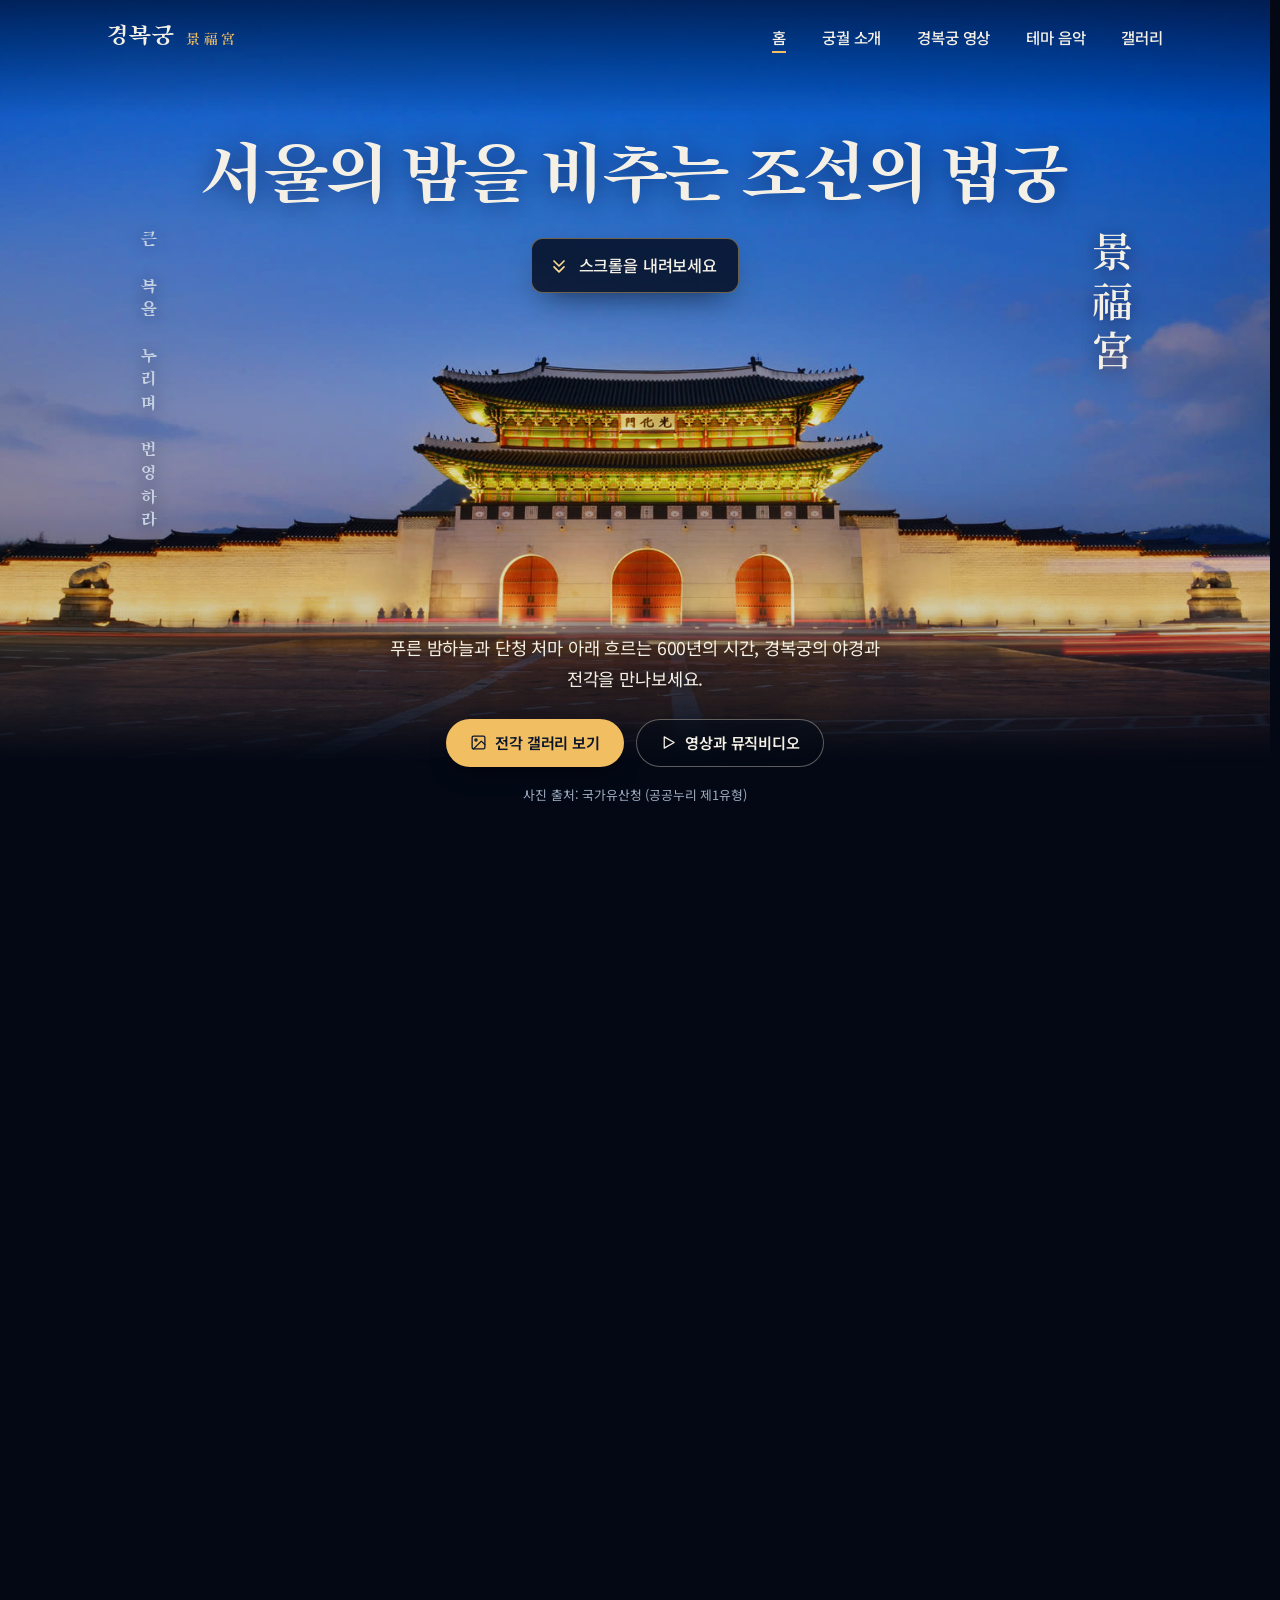
<file: index.html>
<!DOCTYPE html>
<html lang="ko">
<head>
  <meta charset="utf-8">
  <meta name="viewport" content="width=device-width, initial-scale=1, viewport-fit=cover">
  <title>경복궁 · 서울의 밤을 비추는 조선의 법궁</title>
  <meta name="description" content="밤하늘 아래 조명이 켜진 경복궁을 만나 보세요. 창건과 중건의 역사, 주요 전각, 드론 영상과 음악, 전각 사진 12선을 한자리에 담았습니다.">
  <meta name="theme-color" content="#0b1222">
  <meta property="og:title" content="경복궁 · 서울의 밤을 비추는 조선의 법궁">
  <meta property="og:description" content="밤하늘 아래 조명이 켜진 경복궁의 역사와 전각, 영상과 음악, 사진 12선.">
  <meta property="og:image" content="assets/web/hero-night-1600.jpg">
  <link rel="icon" href="data:image/svg+xml,%3Csvg xmlns='http://www.w3.org/2000/svg' viewBox='0 0 32 32'%3E%3Crect width='32' height='32' rx='7' fill='%230f1930'/%3E%3Cg fill='none' stroke='%23f0c674' stroke-width='1.8' stroke-linecap='round' stroke-linejoin='round'%3E%3Cpath d='M5 14c4.5-1.2 8.2-3.8 11-7 2.8 3.2 6.5 5.8 11 7'/%3E%3Cpath d='M8 14v10M24 14v10M13 14v10M19 14v10M6 24h20M9 18h14'/%3E%3C/g%3E%3C/svg%3E">

  <link rel="preconnect" href="https://fonts.googleapis.com">
  <link rel="preconnect" href="https://fonts.gstatic.com" crossorigin>
  <link rel="stylesheet" href="https://fonts.googleapis.com/css2?family=Song+Myung&family=Noto+Sans+KR:wght@400;500;600&family=Noto+Serif+KR:wght@600&display=swap">
  <link rel="preload" as="image" href="assets/web/hero-night-1600.jpg" imagesrcset="assets/web/hero-night-900.jpg 900w, assets/web/hero-night-1600.jpg 1600w, assets/web/hero-night-2400.jpg 2400w" imagesizes="(min-width: 760px) 100vw, 215vw" fetchpriority="high">
  <link rel="stylesheet" href="style5.css">
  <script>document.documentElement.classList.add("js");</script>
</head>
<body>

  <a class="skip-link" href="#main">본문으로 건너뛰기</a>

  <!-- 상단 내비게이션 (마우스를 올리거나 키보드로 들어가면 하위 메뉴가 열림) -->
  <header class="site-header" id="siteHeader">
    <div class="header-inner wrap">
      <a href="#home" class="brand-btn" data-nav="home" aria-label="경복궁 홈으로 이동">
        <span class="brand-title">경복궁</span>
        <span class="brand-hanja" lang="ko-Hani" aria-hidden="true">景福宮</span>
      </a>

      <nav class="desktop-nav" aria-label="주요 메뉴">
        <div class="nav-group">
          <a href="#home" class="nav-trigger" data-nav="home" aria-current="page">홈</a>
        </div>

        <div class="nav-group">
          <a href="#intro" class="nav-trigger" data-nav="intro">
            <span>궁궐 소개</span>
          </a>
          <div class="dropdown-panel">
            <ul class="dropdown-list">
              <li>
                <a href="#intro" class="dropdown-link" data-nav="intro" data-accordion="acc-history">
                  <strong>창건과 중건의 역사</strong>
                  <span>1395년 태조 창건부터 복원 사업까지</span>
                </a>
              </li>
              <li>
                <a href="#intro" class="dropdown-link" data-nav="intro" data-accordion="acc-buildings">
                  <strong>주요 건축물</strong>
                  <span>광화문, 근정전, 경회루, 향원정</span>
                </a>
              </li>
              <li>
                <a href="#intro" class="dropdown-link" data-nav="intro" data-accordion="acc-etiquette">
                  <strong>관람 예절</strong>
                  <span>문화유산 보호와 쾌적한 관람 안내</span>
                </a>
              </li>
            </ul>
          </div>
        </div>

        <div class="nav-group">
          <a href="#movie" class="nav-trigger" data-nav="movie">
            <span>경복궁 영상</span>
          </a>
          <div class="dropdown-panel">
            <ul class="dropdown-list">
              <li>
                <a href="#movie" class="dropdown-link" data-nav="movie" data-scroll="video-drone">
                  <strong>4K 드론 항공 영상</strong>
                  <span>하늘에서 담은 경복궁의 전경</span>
                </a>
              </li>
              <li>
                <a href="#movie" class="dropdown-link" data-nav="movie" data-scroll="video-mv">
                  <strong>안예은 - 메롱해치 MV</strong>
                  <span>경복궁의 풍경과 함께 감상하는 뮤직비디오</span>
                </a>
              </li>
              <li>
                <a href="#movie" class="dropdown-link" data-nav="movie" data-scroll="video-youtube">
                  <strong>유튜브 4K 도보 탐방</strong>
                  <span>전각 사이를 걷는 온라인 산책</span>
                </a>
              </li>
            </ul>
          </div>
        </div>

        <div class="nav-group">
          <a href="#music1" class="nav-trigger" data-nav="music1">
            <span>테마 음악</span>
          </a>
          <div class="dropdown-panel">
            <ul class="dropdown-list">
              <li>
                <a href="#music1" class="dropdown-link" data-nav="music1">
                  <strong>안예은 - 메롱해치</strong>
                  <span>경복궁 대표 테마곡 (04:01)</span>
                </a>
              </li>
              <li>
                <a href="#music2" class="dropdown-link" data-nav="music2">
                  <strong>궁궐의 선율</strong>
                  <span>경회루와 후원의 고요한 선율 (00:15)</span>
                </a>
              </li>
            </ul>
          </div>
        </div>

        <div class="nav-group nav-group--right">
          <a href="#gallery" class="nav-trigger" data-nav="gallery">
            <span>갤러리</span>
          </a>
          <div class="dropdown-panel">
            <ul class="dropdown-list">
              <li>
                <a href="#gallery" class="dropdown-link" data-nav="gallery" data-photo="0">
                  <strong>광화문</strong>
                  <span>조선 법궁의 상징 정문</span>
                </a>
              </li>
              <li>
                <a href="#gallery" class="dropdown-link" data-nav="gallery" data-photo="1">
                  <strong>근정전</strong>
                  <span>왕의 즉위식이 열린 국보 정전</span>
                </a>
              </li>
              <li>
                <a href="#gallery" class="dropdown-link" data-nav="gallery" data-photo="2">
                  <strong>경회루</strong>
                  <span>연못 위에 비친 웅장한 누각</span>
                </a>
              </li>
              <li>
                <a href="#gallery" class="dropdown-link" data-nav="gallery" data-photo="3">
                  <strong>향원정</strong>
                  <span>후원 연못 속 단아한 육각 정자</span>
                </a>
              </li>
              <li>
                <a href="#gallery" class="dropdown-link" data-nav="gallery">
                  <strong>전체 12선 보기</strong>
                  <span>광화문부터 집옥재까지 한눈에</span>
                </a>
              </li>
            </ul>
          </div>
        </div>
      </nav>
    </div>
  </header>

  <main class="app-main" id="main">

    <!-- ========== 홈 ========== -->
    <section id="home" class="view-section is-active" aria-label="경복궁 홈" data-title="">
      <div class="hero-track" id="heroTrack">
      <div class="hero">
        <div class="hero-scene" id="heroScene">
          <img src="assets/web/hero-night-1600.jpg"
               srcset="assets/web/hero-night-900.jpg 900w, assets/web/hero-night-1600.jpg 1600w, assets/web/hero-night-2400.jpg 2400w"
               sizes="(min-width: 760px) 100vw, 215vw"
               width="2400" height="1431" fetchpriority="high" decoding="async"
               alt="푸른 밤하늘 아래 은은한 조명이 켜진 서울 경복궁 광화문 야경">
        </div>

        <!-- 스크롤로 걸어서 지나가는 장소들이 여기에 한 층씩 놓인다 (hero-walk.js). 평소에는 보이지 않는다 -->
        <div class="walk-layers" id="walkLayers" aria-hidden="true"></div>
        <div class="gate-doors" id="gateDoors" aria-hidden="true">
          <span class="gate-leaf gate-leaf--left"></span>
          <span class="gate-leaf gate-leaf--right"></span>
        </div>

        <div class="hero-copy">
          <h1 class="hero-title" tabindex="-1">서울의 밤을 비추는 조선의 법궁</h1>
          <p class="scroll-hint" id="scrollHint" aria-hidden="true">
            <svg viewBox="0 0 24 24" fill="none" stroke="currentColor" stroke-width="2" stroke-linecap="round" stroke-linejoin="round"><path d="m6 6 6 6 6-6M6 13l6 6 6-6"/></svg>
            스크롤을 내려보세요
          </p>
        </div>

        <!-- 장식용 세로 글귀: 내용은 궁궐 소개 화면에 그대로 있다 -->
        <p class="hero-couplet hero-couplet--name" lang="ko-Hani" aria-hidden="true">景福宮</p>
        <p class="hero-couplet hero-couplet--meaning" aria-hidden="true">큰 복을 누리며 번영하라</p>

        <div class="hero-foot wrap">
          <p class="hero-subtitle">푸른 밤하늘과 단청 처마 아래 흐르는 600년의 시간, 경복궁의 야경과 전각을 만나보세요.</p>
          <div class="hero-actions">
            <a href="#gallery" class="btn-primary" data-nav="gallery">
              <svg viewBox="0 0 24 24" fill="none" stroke="currentColor" stroke-width="1.8" stroke-linecap="round" stroke-linejoin="round" aria-hidden="true"><rect x="3" y="3" width="18" height="18" rx="2"/><circle cx="8.5" cy="8.5" r="1.5"/><path d="m21 15-5-5L5 21"/></svg>
              전각 갤러리 보기
            </a>
            <a href="#movie" class="btn-ghost" data-nav="movie">
              <svg viewBox="0 0 24 24" fill="none" stroke="currentColor" stroke-width="1.8" stroke-linecap="round" stroke-linejoin="round" aria-hidden="true"><polygon points="6 4 20 12 6 20 6 4"/></svg>
              영상과 뮤직비디오
            </a>
          </div>
          <p class="hero-credit">사진 출처: 국가유산청 (공공누리 제1유형)</p>
        </div>

        <div class="walk-caption" id="walkCaption">
          <div class="wrap">
            <p class="walk-count"><b>02</b> / 12</p>
            <h2></h2>
            <p class="walk-desc"></p>
            <p class="walk-credit" hidden></p>
          </div>
        </div>
        <a class="walk-skip" id="walkSkip" href="#visitTitle">둘러보기 건너뛰기</a>
        <span class="walk-progress" id="walkProgress" aria-hidden="true"></span>
      </div>
      </div>

      <div class="wrap">
        <section class="visit" aria-labelledby="visitTitle">
          <h2 id="visitTitle">관람 안내</h2>
          <dl class="visit-grid">
            <div><dt>위치</dt><dd>서울특별시 종로구 사직로 161</dd></div>
            <div><dt>휴궁일</dt><dd>매주 화요일 정기 휴궁</dd></div>
            <div><dt>야간관람</dt><dd>계절별 공식 일정 확인</dd></div>
          </dl>
          <a class="text-link" href="https://royal.khs.go.kr/gbg" target="_blank" rel="noopener">
            공식 누리집에서 일정 보기
            <svg viewBox="0 0 24 24" fill="none" stroke="currentColor" stroke-width="1.8" stroke-linecap="round" stroke-linejoin="round" aria-hidden="true"><path d="M7 17 17 7M9 7h8v8"/></svg>
          </a>
        </section>

        <p class="home-intro">태조 4년(1395)에 창건된 조선 왕조의 으뜸 궁궐, 경복궁의 역사와 주요 전각, 4K 드론 영상과 안예은의 「메롱해치」 뮤직비디오, 사계절 전각 사진 12선을 한 자리에서 감상하실 수 있습니다.</p>

        <ul class="index-list">
          <li>
            <a href="#intro" class="index-row" data-nav="intro">
              <img class="index-thumb" src="assets/web/02-geunjeongjeon-thumb.jpg" width="640" height="478" alt="" loading="lazy" decoding="async">
              <span class="index-name">궁궐 소개</span>
              <span class="index-desc">창건과 중건의 역사, 핵심 전각, 관람 예절 안내</span>
              <svg class="index-arrow" viewBox="0 0 24 24" fill="none" stroke="currentColor" stroke-width="1.8" stroke-linecap="round" stroke-linejoin="round" aria-hidden="true"><path d="M5 12h14M13 6l6 6-6 6"/></svg>
            </a>
          </li>
          <li>
            <a href="#movie" class="index-row" data-nav="movie">
              <img class="index-thumb" src="assets/web/poster-drone-thumb.jpg" width="640" height="338" alt="" loading="lazy" decoding="async">
              <span class="index-name">경복궁 영상</span>
              <span class="index-desc">4K 드론 항공 영상과 안예은 - 메롱해치 뮤직비디오</span>
              <svg class="index-arrow" viewBox="0 0 24 24" fill="none" stroke="currentColor" stroke-width="1.8" stroke-linecap="round" stroke-linejoin="round" aria-hidden="true"><path d="M5 12h14M13 6l6 6-6 6"/></svg>
            </a>
          </li>
          <li>
            <a href="#music1" class="index-row" data-nav="music1">
              <img class="index-thumb" src="assets/web/07-yeongjegyo-thumb.jpg" width="640" height="478" alt="" loading="lazy" decoding="async">
              <span class="index-name">안예은 - 메롱해치</span>
              <span class="index-desc">경복궁을 거닐며 감상하는 대표 테마곡 (04:01)</span>
              <svg class="index-arrow" viewBox="0 0 24 24" fill="none" stroke="currentColor" stroke-width="1.8" stroke-linecap="round" stroke-linejoin="round" aria-hidden="true"><path d="M5 12h14M13 6l6 6-6 6"/></svg>
            </a>
          </li>
          <li>
            <a href="#music2" class="index-row" data-nav="music2">
              <img class="index-thumb" src="assets/web/03-gyeonghoeru-thumb.jpg" width="640" height="478" alt="" loading="lazy" decoding="async">
              <span class="index-name">궁궐의 선율</span>
              <span class="index-desc">경회루와 후원의 고요한 정취를 담은 선율</span>
              <svg class="index-arrow" viewBox="0 0 24 24" fill="none" stroke="currentColor" stroke-width="1.8" stroke-linecap="round" stroke-linejoin="round" aria-hidden="true"><path d="M5 12h14M13 6l6 6-6 6"/></svg>
            </a>
          </li>
          <li>
            <a href="#gallery" class="index-row" data-nav="gallery">
              <img class="index-thumb" src="assets/web/04-hyangwonjeong-thumb.jpg" width="640" height="478" alt="" loading="lazy" decoding="async">
              <span class="index-name">경복궁 갤러리</span>
              <span class="index-desc">광화문부터 집옥재까지 주요 전각 사진 12선</span>
              <svg class="index-arrow" viewBox="0 0 24 24" fill="none" stroke="currentColor" stroke-width="1.8" stroke-linecap="round" stroke-linejoin="round" aria-hidden="true"><path d="M5 12h14M13 6l6 6-6 6"/></svg>
            </a>
          </li>
        </ul>
      </div>
    </section>

    <!-- ========== 궁궐 소개 ========== -->
    <section id="intro" class="view-section page has-banner" aria-label="궁궐 소개" data-title="궁궐 소개">
      <div class="page-banner" data-depth="assets/web/inner-night-1920" data-ratio="1.5" data-pos="0.6" data-plain>
        <img src="assets/web/inner-night-1920.jpg" width="1920" height="1280" alt="" decoding="async" style="object-position: 50% 60%">
      </div>
      <div class="wrap">
        <div class="page-head">
          <h1 tabindex="-1">경복궁<span class="hanja" lang="ko-Hani">景福宮</span></h1>
          <p class="page-lead">조선 왕조 제일의 법궁으로, '큰 복을 누리며 번영하라'는 뜻을 담고 있습니다. 아래 항목을 열어 역사와 주요 전각, 관람 예절을 확인해 보세요.</p>
        </div>

        <div class="accordion-list">
          <details class="accordion-item" id="acc-history" open>
            <summary>
              <h2>역사</h2>
              <svg class="accordion-chevron" viewBox="0 0 24 24" fill="none" stroke="currentColor" stroke-width="1.8" stroke-linecap="round" stroke-linejoin="round" aria-hidden="true"><path d="m6 9 6 6 6-6"/></svg>
            </summary>
            <div class="accordion-body">
              <ol class="timeline">
                <li><strong>1395년</strong><p>태조 이성계가 한양으로 도읍을 옮긴 뒤 가장 먼저 세운 조선의 정궁입니다.</p></li>
                <li><strong>임진왜란</strong><p>전쟁으로 대부분의 전각이 소실되어 약 270년간 빈터로 남아 있었습니다.</p></li>
                <li><strong>1867년</strong><p>고종 때 흥선대원군의 주도로 중건되며 조선 왕실의 권위를 되찾았습니다.</p></li>
                <li><strong>복원 사업</strong><p>일제강점기에 훼손된 전각과 권역을 되살리는 단계적 복원이 이어지고 있습니다.</p></li>
              </ol>
            </div>
          </details>

          <details class="accordion-item" id="acc-buildings">
            <summary>
              <h2>주요 건축물</h2>
              <svg class="accordion-chevron" viewBox="0 0 24 24" fill="none" stroke="currentColor" stroke-width="1.8" stroke-linecap="round" stroke-linejoin="round" aria-hidden="true"><path d="m6 9 6 6 6-6"/></svg>
            </summary>
            <div class="accordion-body">
              <ul class="building-grid">
                <li class="building">
                  <button type="button" class="building-thumb" data-open-photo="0" aria-label="광화문 사진 크게 보기">
                    <img src="assets/web/01-gwanghwamun-thumb.jpg" width="640" height="478" alt="" loading="lazy" decoding="async">
                  </button>
                  <div><h3>광화문</h3><p>경복궁의 정문으로, 서울 도심과 궁궐을 잇는 상징적인 문입니다.</p></div>
                </li>
                <li class="building">
                  <button type="button" class="building-thumb" data-open-photo="1" aria-label="근정전 사진 크게 보기">
                    <img src="assets/web/02-geunjeongjeon-thumb.jpg" width="640" height="478" alt="" loading="lazy" decoding="async">
                  </button>
                  <div><h3>근정전</h3><p>왕의 즉위식과 주요 국가 의식이 거행되던 정전으로, 국보로 지정되어 있습니다.</p></div>
                </li>
                <li class="building">
                  <button type="button" class="building-thumb" data-open-photo="2" aria-label="경회루 사진 크게 보기">
                    <img src="assets/web/03-gyeonghoeru-thumb.jpg" width="640" height="478" alt="" loading="lazy" decoding="async">
                  </button>
                  <div><h3>경회루</h3><p>넓은 연못 위에 세워진 누각으로, 나라의 큰 연회와 사신 접대가 열리던 곳입니다.</p></div>
                </li>
                <li class="building">
                  <button type="button" class="building-thumb" data-open-photo="3" aria-label="향원정 사진 크게 보기">
                    <img src="assets/web/04-hyangwonjeong-thumb.jpg" width="640" height="478" alt="" loading="lazy" decoding="async">
                  </button>
                  <div><h3>향원정</h3><p>연못 한가운데 섬에 세워진 육각형 정자로, 후원의 단아한 아름다움을 보여 줍니다.</p></div>
                </li>
              </ul>
            </div>
          </details>

          <details class="accordion-item" id="acc-etiquette">
            <summary>
              <h2>관람 예절</h2>
              <svg class="accordion-chevron" viewBox="0 0 24 24" fill="none" stroke="currentColor" stroke-width="1.8" stroke-linecap="round" stroke-linejoin="round" aria-hidden="true"><path d="m6 9 6 6 6-6"/></svg>
            </summary>
            <div class="accordion-body">
              <ul class="manner-list">
                <li>전각의 기둥, 담장, 석조물은 소중한 문화유산이므로 손으로 만지거나 기대지 않습니다.</li>
                <li>지정된 관람 동선을 따르고, 출입 제한 구역에는 들어가지 않습니다.</li>
                <li>모든 관람객이 고즈넉한 궁궐의 정취를 느낄 수 있도록 정숙을 유지해 주세요.</li>
                <li>휴궁일과 계절별 입장 마감 시간은 방문 전 공식 안내에서 미리 확인하세요.</li>
              </ul>
            </div>
          </details>
        </div>

        <nav class="pager" aria-label="이전 화면과 다음 화면">
          <a href="#home" class="pager-link pager-prev" data-nav="home">
            <svg viewBox="0 0 24 24" fill="none" stroke="currentColor" stroke-width="1.8" stroke-linecap="round" stroke-linejoin="round" aria-hidden="true"><path d="M19 12H5M11 6l-6 6 6 6"/></svg>
            <span><small>이전</small><strong>홈</strong></span>
          </a>
          <a href="#movie" class="pager-link pager-next" data-nav="movie">
            <span><small>다음</small><strong>경복궁 영상</strong></span>
            <svg viewBox="0 0 24 24" fill="none" stroke="currentColor" stroke-width="1.8" stroke-linecap="round" stroke-linejoin="round" aria-hidden="true"><path d="M5 12h14M13 6l6 6-6 6"/></svg>
          </a>
        </nav>
      </div>
    </section>

    <!-- ========== 영상 ========== -->
    <section id="movie" class="view-section page has-banner" aria-label="경복궁 영상" data-title="경복궁 영상">
      <div class="page-banner" data-depth="assets/web/walk-05" data-ratio="1.339" data-pos="0.36">
        <img src="assets/web/walk-05.jpg" width="1800" height="1344" alt="" decoding="async" style="object-position: 50% 36%">
      </div>
      <div class="wrap">
        <div class="page-head">
          <h1 tabindex="-1">경복궁 영상</h1>
          <p class="page-lead">하늘에서 바라본 경복궁 4K 드론 항공 영상과 안예은의 「메롱해치」 뮤직비디오를 감상하세요.</p>
        </div>

        <ul class="jump-list" aria-label="영상 바로가기">
          <li><a href="#movie" class="jump-link" data-nav="movie" data-scroll="video-drone">드론 항공 영상 <span>2:12</span></a></li>
          <li><a href="#movie" class="jump-link" data-nav="movie" data-scroll="video-mv">메롱해치 MV <span>7:23</span></a></li>
          <li><a href="#movie" class="jump-link" data-nav="movie" data-scroll="video-youtube">도보 탐방 <span>유튜브</span></a></li>
        </ul>

        <div class="media-stack">
          <article class="media-block" id="video-drone">
            <div class="media-head">
              <h2>4K 드론 항공 영상</h2>
              <span class="media-time">2분 12초</span>
            </div>
            <p class="media-block-sub">서울 도심과 북악산 품에 안긴 경복궁의 웅장한 전경</p>
            <div class="video-frame">
              <video controls preload="none" playsinline width="1280" height="676" poster="assets/web/poster-drone.jpg" aria-label="4K 드론 항공 영상">
                <source src="assets/[4K Drone] GyeongBokGung Palace.mp4" type="video/mp4">
                이 브라우저는 video 태그를 지원하지 않습니다.
              </video>
            </div>
          </article>

          <article class="media-block" id="video-mv">
            <div class="media-head">
              <h2>안예은 - 메롱해치 (경복궁 MV)</h2>
              <span class="media-time">7분 23초</span>
            </div>
            <p class="media-block-sub">경복궁의 전각과 해치의 이야기를 담은 뮤직비디오</p>
            <div class="video-frame">
              <video controls preload="none" playsinline width="1280" height="720" poster="assets/web/poster-mv.jpg" aria-label="안예은 메롱해치 뮤직비디오">
                <source src="imges/kysong-web.mp4" type="video/mp4">
                이 브라우저는 video 태그를 지원하지 않습니다.
              </video>
            </div>
          </article>

          <article class="media-block" id="video-youtube">
            <div class="media-head">
              <h2>유튜브 4K 도보 탐방</h2>
              <span class="media-time">유튜브</span>
            </div>
            <p class="media-block-sub">광화문에서 후원까지 전각 사이를 천천히 거니는 4K 영상</p>
            <div class="video-frame embed-16x9" data-youtube-id="Itb11ME3cSY">
              <!-- 누르면 이 자리에 유튜브 영상을 불러온다. 파일을 직접 열었을 때(file://)는 새 창에서 연다 -->
              <button type="button" class="yt-poster" data-yt-play aria-label="유튜브 4K 도보 탐방 영상 재생">
                <img src="https://i.ytimg.com/vi/Itb11ME3cSY/maxresdefault.jpg" width="1280" height="720" alt="" loading="lazy" decoding="async">
                <span class="yt-play" aria-hidden="true"><svg viewBox="0 0 24 24" fill="currentColor"><path d="M7 4.5v15l13-7.5z"/></svg></span>
              </button>
            </div>
            <div class="media-meta-row">
              <span id="ytNote">재생 버튼을 누르면 이 화면에서 유튜브 영상이 시작됩니다.</span>
              <a href="https://www.youtube.com/watch?v=Itb11ME3cSY" target="_blank" rel="noopener" class="inline-action">유튜브에서 직접 보기</a>
            </div>
          </article>
        </div>

        <div class="media-meta-row" style="margin-top: 1.25rem;">
          <button type="button" class="inline-action" data-open-help>재생 안내 보기</button>
        </div>

        <nav class="pager" aria-label="이전 화면과 다음 화면">
          <a href="#intro" class="pager-link pager-prev" data-nav="intro">
            <svg viewBox="0 0 24 24" fill="none" stroke="currentColor" stroke-width="1.8" stroke-linecap="round" stroke-linejoin="round" aria-hidden="true"><path d="M19 12H5M11 6l-6 6 6 6"/></svg>
            <span><small>이전</small><strong>궁궐 소개</strong></span>
          </a>
          <a href="#music1" class="pager-link pager-next" data-nav="music1">
            <span><small>다음</small><strong>테마 음악</strong></span>
            <svg viewBox="0 0 24 24" fill="none" stroke="currentColor" stroke-width="1.8" stroke-linecap="round" stroke-linejoin="round" aria-hidden="true"><path d="M5 12h14M13 6l6 6-6 6"/></svg>
          </a>
        </nav>
      </div>
    </section>

    <!-- ========== 음악 1 ========== -->
    <section id="music1" class="view-section page" aria-label="안예은 - 메롱해치" data-title="안예은 - 메롱해치">
      <div class="wrap">
        <div class="page-head">
          <h1 tabindex="-1">안예은 - 메롱해치</h1>
          <p class="page-lead">경복궁을 지키는 해치의 시선으로 600년의 시간을 노래하는 테마곡입니다.</p>
        </div>

        <div class="music-layout">
          <div class="music-cover" data-depth="assets/web/walk-07" data-ratio="1.339" data-pos="0.5" data-plain>
            <img src="assets/web/07-yeongjegyo.jpg" width="1200" height="896" alt="경복궁 영제교 난간과 금천을 지키는 돌짐승 석상" decoding="async">
            <span class="eq" aria-hidden="true"><span class="eq-bars"><i></i><i></i><i></i><i></i></span>재생 중</span>
          </div>
          <div class="music-panel">
            <p class="music-duration">재생 시간 04:01</p>
            <audio controls preload="metadata" aria-label="안예은 - 메롱해치">
              <source src="imges/HAECHI.mp3" type="audio/mpeg">
              이 브라우저는 audio 태그를 지원하지 않습니다.
            </audio>
            <p class="music-desc">조선 왕실의 위엄과 궁궐의 고즈넉한 울림을 담은 곡입니다. 이어폰과 함께 감상하시면 더욱 생생하게 즐기실 수 있습니다.</p>
            <ol class="track-list" aria-label="테마 음악 목록">
              <li><a href="#music1" class="track" data-nav="music1" aria-current="true"><span class="track-no">1</span><span>안예은 - 메롱해치</span><span class="track-time">04:01</span></a></li>
              <li><a href="#music2" class="track" data-nav="music2"><span class="track-no">2</span><span>궁궐의 선율</span><span class="track-time">00:15</span></a></li>
            </ol>
            <button type="button" class="inline-action" data-open-help>재생 안내</button>
          </div>
        </div>

        <nav class="pager" aria-label="이전 화면과 다음 화면">
          <a href="#movie" class="pager-link pager-prev" data-nav="movie">
            <svg viewBox="0 0 24 24" fill="none" stroke="currentColor" stroke-width="1.8" stroke-linecap="round" stroke-linejoin="round" aria-hidden="true"><path d="M19 12H5M11 6l-6 6 6 6"/></svg>
            <span><small>이전</small><strong>경복궁 영상</strong></span>
          </a>
          <a href="#music2" class="pager-link pager-next" data-nav="music2">
            <span><small>다음</small><strong>궁궐의 선율</strong></span>
            <svg viewBox="0 0 24 24" fill="none" stroke="currentColor" stroke-width="1.8" stroke-linecap="round" stroke-linejoin="round" aria-hidden="true"><path d="M5 12h14M13 6l6 6-6 6"/></svg>
          </a>
        </nav>
      </div>
    </section>

    <!-- ========== 음악 2 ========== -->
    <section id="music2" class="view-section page" aria-label="궁궐의 선율" data-title="궁궐의 선율">
      <div class="wrap">
        <div class="page-head">
          <h1 tabindex="-1">궁궐의 선율</h1>
          <p class="page-lead">경회루와 후원의 고요한 정취를 담은 잔잔한 연주곡입니다.</p>
        </div>

        <div class="music-layout">
          <div class="music-cover" data-depth="assets/web/walk-03" data-ratio="1.339" data-pos="0.5" data-plain>
            <img src="assets/web/03-gyeonghoeru.jpg" width="1200" height="896" alt="연못에 비친 경복궁 경회루" decoding="async">
            <span class="eq" aria-hidden="true"><span class="eq-bars"><i></i><i></i><i></i><i></i></span>재생 중</span>
          </div>
          <div class="music-panel">
            <p class="music-duration">재생 시간 00:15</p>
            <audio controls preload="metadata" aria-label="궁궐의 선율">
              <source src="assets/palace-melody-2.mp3" type="audio/mpeg">
              이 브라우저는 audio 태그를 지원하지 않습니다.
            </audio>
            <p class="music-desc">연못에 비친 누각과 밤바람 소리를 떠올리게 하는 차분한 궁궐 배경 음악입니다.</p>
            <ol class="track-list" aria-label="테마 음악 목록">
              <li><a href="#music1" class="track" data-nav="music1"><span class="track-no">1</span><span>안예은 - 메롱해치</span><span class="track-time">04:01</span></a></li>
              <li><a href="#music2" class="track" data-nav="music2" aria-current="true"><span class="track-no">2</span><span>궁궐의 선율</span><span class="track-time">00:15</span></a></li>
            </ol>
            <button type="button" class="inline-action" data-open-help>재생 안내</button>
          </div>
        </div>

        <nav class="pager" aria-label="이전 화면과 다음 화면">
          <a href="#music1" class="pager-link pager-prev" data-nav="music1">
            <svg viewBox="0 0 24 24" fill="none" stroke="currentColor" stroke-width="1.8" stroke-linecap="round" stroke-linejoin="round" aria-hidden="true"><path d="M19 12H5M11 6l-6 6 6 6"/></svg>
            <span><small>이전</small><strong>안예은 - 메롱해치</strong></span>
          </a>
          <a href="#gallery" class="pager-link pager-next" data-nav="gallery">
            <span><small>다음</small><strong>갤러리</strong></span>
            <svg viewBox="0 0 24 24" fill="none" stroke="currentColor" stroke-width="1.8" stroke-linecap="round" stroke-linejoin="round" aria-hidden="true"><path d="M5 12h14M13 6l6 6-6 6"/></svg>
          </a>
        </nav>
      </div>
    </section>

    <!-- ========== 갤러리 ========== -->
    <section id="gallery" class="view-section page has-banner" aria-label="경복궁 갤러리" data-title="경복궁 갤러리">
      <div class="page-banner" data-depth="assets/web/walk-04" data-ratio="1.339" data-pos="0.42">
        <img src="assets/web/walk-04.jpg" width="1800" height="1344" alt="" decoding="async" style="object-position: 50% 42%">
      </div>
      <div class="wrap">
        <div class="page-head">
          <h1 tabindex="-1">경복궁 갤러리</h1>
          <p class="page-lead">광화문부터 집옥재까지 경복궁의 주요 전각과 풍경 12선입니다. 사진을 선택하면 큰 화면으로 감상하고 좌우로 넘겨 볼 수 있습니다.</p>
        </div>

        <div class="gallery-grid" id="galleryGrid">
          <button type="button" class="gallery-card gallery-card--feature" data-index="0" data-name="광화문" data-full="assets/web/01-gwanghwamun.jpg" data-desc="경복궁의 남쪽 정문. 세 개의 홍예문 위로 2층 문루가 올라 있습니다.">
            <img src="assets/web/01-gwanghwamun-thumb.jpg" srcset="assets/web/01-gwanghwamun-thumb.jpg 640w, assets/web/01-gwanghwamun.jpg 1200w" sizes="(min-width: 760px) 44rem, 100vw" width="1200" height="896" alt="경복궁 광화문 전경" loading="lazy" decoding="async">
            <span class="gallery-label"><span class="gallery-index">01</span>광화문</span>
          </button>
          <button type="button" class="gallery-card" data-index="1" data-name="근정전" data-full="assets/web/02-geunjeongjeon.jpg" data-desc="즉위식과 조회가 열리던 정전. 국보로 지정되어 있습니다.">
            <img src="assets/web/02-geunjeongjeon-thumb.jpg" width="640" height="478" alt="경복궁 근정전 전경" loading="lazy" decoding="async">
            <span class="gallery-label"><span class="gallery-index">02</span>근정전</span>
          </button>
          <button type="button" class="gallery-card" data-index="2" data-name="경회루" data-full="assets/web/03-gyeonghoeru.jpg" data-desc="연못 위에 세운 누각. 나라의 큰 연회와 사신 접대가 열렸습니다.">
            <img src="assets/web/03-gyeonghoeru-thumb.jpg" width="640" height="478" alt="경복궁 경회루와 연못" loading="lazy" decoding="async">
            <span class="gallery-label"><span class="gallery-index">03</span>경회루</span>
          </button>
          <button type="button" class="gallery-card" data-index="3" data-name="향원정" data-full="assets/web/04-hyangwonjeong.jpg" data-desc="후원 연못 가운데 섬에 선 육각 정자입니다.">
            <img src="assets/web/04-hyangwonjeong-thumb.jpg" width="640" height="478" alt="경복궁 향원정과 연못" loading="lazy" decoding="async">
            <span class="gallery-label"><span class="gallery-index">04</span>향원정</span>
          </button>
          <button type="button" class="gallery-card" data-index="4" data-name="흥례문" data-full="assets/web/05-heungnyemun.jpg" data-desc="광화문과 근정문 사이에 놓인 중문입니다.">
            <img src="assets/web/05-heungnyemun-thumb.jpg" width="640" height="478" alt="경복궁 흥례문 전경" loading="lazy" decoding="async">
            <span class="gallery-label"><span class="gallery-index">05</span>흥례문</span>
          </button>
          <button type="button" class="gallery-card" data-index="5" data-name="궁궐 담장" data-full="assets/web/06-wall.jpg" data-desc="무늬 벽돌을 쌓아 꾸민 꽃담이 전각 사이를 잇습니다.">
            <img src="assets/web/06-wall-thumb.jpg" width="640" height="478" alt="경복궁 전통 꽃담과 산책로" loading="lazy" decoding="async">
            <span class="gallery-label"><span class="gallery-index">06</span>궁궐 담장</span>
          </button>
          <button type="button" class="gallery-card" data-index="6" data-name="영제교" data-full="assets/web/07-yeongjegyo.jpg" data-desc="금천 위에 놓인 돌다리. 돌짐승이 물길을 지켜봅니다.">
            <img src="assets/web/07-yeongjegyo-thumb.jpg" width="640" height="478" alt="경복궁 영제교와 금천" loading="lazy" decoding="async">
            <span class="gallery-label"><span class="gallery-index">07</span>영제교</span>
          </button>
          <button type="button" class="gallery-card gallery-card--feature" data-index="7" data-name="자경전" data-full="assets/web/08-jagyeongjeon.jpg" data-desc="대비가 머물던 전각. 꽃담과 십장생 굴뚝으로 이름나 있습니다.">
            <img src="assets/web/08-jagyeongjeon-thumb.jpg" srcset="assets/web/08-jagyeongjeon-thumb.jpg 640w, assets/web/08-jagyeongjeon.jpg 1200w" sizes="(min-width: 760px) 44rem, 100vw" width="1200" height="896" alt="경복궁 자경전 전경" loading="lazy" decoding="async">
            <span class="gallery-label"><span class="gallery-index">08</span>자경전</span>
          </button>
          <button type="button" class="gallery-card" data-index="8" data-name="교태전" data-full="assets/web/09-gyotaejeon.jpg" data-desc="왕비가 생활하던 침전입니다.">
            <img src="assets/web/09-gyotaejeon-thumb.jpg" width="640" height="478" alt="경복궁 교태전 전경" loading="lazy" decoding="async">
            <span class="gallery-label"><span class="gallery-index">09</span>교태전</span>
          </button>
          <button type="button" class="gallery-card" data-index="9" data-name="수정전" data-full="assets/web/10-sujeongjeon.jpg" data-desc="세종 때 집현전이 있던 자리에 다시 지은 전각입니다.">
            <img src="assets/web/10-sujeongjeon-thumb.jpg" width="640" height="478" alt="경복궁 수정전 전경" loading="lazy" decoding="async">
            <span class="gallery-label"><span class="gallery-index">10</span>수정전</span>
          </button>
          <button type="button" class="gallery-card" data-index="10" data-name="건청궁" data-full="assets/web/11-geoncheonggung.jpg" data-desc="고종이 지은 궁 안의 궁. 1887년 이곳에서 처음 전등을 밝혔습니다.">
            <img src="assets/web/11-geoncheonggung-thumb.jpg" width="640" height="478" alt="경복궁 건청궁 전경" loading="lazy" decoding="async">
            <span class="gallery-label"><span class="gallery-index">11</span>건청궁</span>
          </button>
          <button type="button" class="gallery-card" data-index="11" data-name="집옥재" data-full="assets/web/12-jibokjae.jpg" data-desc="고종이 서재로 쓰던 전각. 옆에 팔우정이 붙어 있습니다.">
            <img src="assets/web/12-jibokjae-thumb.jpg" width="640" height="478" alt="경복궁 집옥재와 팔우정" loading="lazy" decoding="async">
            <span class="gallery-label"><span class="gallery-index">12</span>집옥재</span>
          </button>
        </div>

        <nav class="pager" aria-label="이전 화면과 다음 화면">
          <a href="#music2" class="pager-link pager-prev" data-nav="music2">
            <svg viewBox="0 0 24 24" fill="none" stroke="currentColor" stroke-width="1.8" stroke-linecap="round" stroke-linejoin="round" aria-hidden="true"><path d="M19 12H5M11 6l-6 6 6 6"/></svg>
            <span><small>이전</small><strong>테마 음악</strong></span>
          </a>
          <a href="#home" class="pager-link pager-next" data-nav="home">
            <span><small>처음으로</small><strong>홈</strong></span>
            <svg viewBox="0 0 24 24" fill="none" stroke="currentColor" stroke-width="1.8" stroke-linecap="round" stroke-linejoin="round" aria-hidden="true"><path d="M5 12h14M13 6l6 6-6 6"/></svg>
          </a>
        </nav>
      </div>
    </section>

  </main>

  <footer class="site-footer">
    <div class="wrap">
      <div class="footer-inner">
        <p class="footer-brand">경복궁<span lang="ko-Hani">景福宮</span></p>
        <p>조선의 법궁 문화유산 안내 · 서울특별시 종로구 사직로 161</p>
        <p>관람 시간과 야간관람 일정은 <a href="https://royal.khs.go.kr/gbg" target="_blank" rel="noopener">궁능유적본부 경복궁 누리집</a>에서 확인하세요.</p>
      </div>
    </div>
  </footer>

  <!-- 모바일 하단 메뉴 -->
  <div class="mobile-nav-wrap">
    <nav class="mobile-nav" aria-label="모바일 하단 메뉴">
      <a href="#home" class="mobile-tab" data-nav="home" aria-current="page">
        <svg viewBox="0 0 24 24" fill="none" stroke="currentColor" stroke-width="1.7" stroke-linecap="round" stroke-linejoin="round" aria-hidden="true"><path d="m3 10 9-7 9 7v11a1 1 0 0 1-1 1h-5v-7H9v7H4a1 1 0 0 1-1-1z"/></svg>
        <span>홈</span>
      </a>
      <a href="#intro" class="mobile-tab" data-nav="intro">
        <svg viewBox="0 0 24 24" fill="none" stroke="currentColor" stroke-width="1.7" stroke-linecap="round" stroke-linejoin="round" aria-hidden="true"><path d="M4 19.5v-15A2.5 2.5 0 0 1 6.5 2H20v20H6.5a2.5 2.5 0 0 1 0-5H20"/></svg>
        <span>소개</span>
      </a>
      <a href="#movie" class="mobile-tab" data-nav="movie">
        <svg viewBox="0 0 24 24" fill="none" stroke="currentColor" stroke-width="1.7" stroke-linecap="round" stroke-linejoin="round" aria-hidden="true"><rect x="2" y="5" width="20" height="14" rx="2"/><polygon points="10 9 15 12 10 15 10 9"/></svg>
        <span>영상</span>
      </a>
      <a href="#music1" class="mobile-tab" data-nav="music1">
        <svg viewBox="0 0 24 24" fill="none" stroke="currentColor" stroke-width="1.7" stroke-linecap="round" stroke-linejoin="round" aria-hidden="true"><path d="M9 18V5l12-2v13"/><circle cx="6" cy="18" r="3"/><circle cx="18" cy="16" r="3"/></svg>
        <span>음악</span>
      </a>
      <a href="#gallery" class="mobile-tab" data-nav="gallery">
        <svg viewBox="0 0 24 24" fill="none" stroke="currentColor" stroke-width="1.7" stroke-linecap="round" stroke-linejoin="round" aria-hidden="true"><rect x="3" y="3" width="7" height="7" rx="1"/><rect x="14" y="3" width="7" height="7" rx="1"/><rect x="14" y="14" width="7" height="7" rx="1"/><rect x="3" y="14" width="7" height="7" rx="1"/></svg>
        <span>갤러리</span>
      </a>
    </nav>
  </div>

  <!-- 갤러리 크게 보기 -->
  <dialog class="lightbox" id="lightboxModal" aria-labelledby="lightboxTitle">
    <div class="lightbox-shell">
      <div class="lightbox-bar">
        <p class="lightbox-count" id="lightboxCount" aria-live="polite"></p>
        <button type="button" class="icon-btn" id="lightboxClose" aria-label="사진 닫기">
          <svg viewBox="0 0 24 24" fill="none" stroke="currentColor" stroke-width="1.8" stroke-linecap="round" stroke-linejoin="round" aria-hidden="true"><path d="M18 6 6 18M6 6l12 12"/></svg>
        </button>
      </div>
      <div class="lightbox-stage" id="lightboxStage">
        <img id="lightboxImg" src="[data-uri]" width="1200" height="896" alt="">
        <button type="button" class="icon-btn lightbox-nav lightbox-prev" id="lightboxPrev" aria-label="이전 사진">
          <svg viewBox="0 0 24 24" fill="none" stroke="currentColor" stroke-width="1.8" stroke-linecap="round" stroke-linejoin="round" aria-hidden="true"><path d="m15 6-6 6 6 6"/></svg>
        </button>
        <button type="button" class="icon-btn lightbox-nav lightbox-next" id="lightboxNext" aria-label="다음 사진">
          <svg viewBox="0 0 24 24" fill="none" stroke="currentColor" stroke-width="1.8" stroke-linecap="round" stroke-linejoin="round" aria-hidden="true"><path d="m9 6 6 6-6 6"/></svg>
        </button>
      </div>
      <div class="lightbox-caption">
        <h2 id="lightboxTitle">광화문</h2>
        <p id="lightboxDesc"></p>
      </div>
    </div>
  </dialog>

  <!-- 재생 안내 -->
  <dialog class="help-dialog" id="helpModal" aria-labelledby="helpTitle">
    <h2 id="helpTitle">재생 안내</h2>
    <ul>
      <li>모바일 브라우저에서는 소리가 포함된 미디어가 자동 재생되지 않으므로 재생 버튼을 직접 눌러 주세요.</li>
      <li>다른 화면으로 이동하거나 이 안내 창을 열면 재생 중인 영상과 음악이 자동으로 일시정지됩니다.</li>
      <li>영상과 음악은 한 번에 하나씩만 재생됩니다.</li>
    </ul>
    <button type="button" class="btn-primary btn-full" id="helpClose">확인</button>
  </dialog>

  <!-- 화면 전환·갤러리·미디어 제어는 jQuery로 작성했다 (강의 실습과 같은 vendor 폴더의 jQuery 사용) -->
  <script src="vendor/jquery-3.7.1.min.js"></script>
  <script>
    $(function () {
      "use strict";

      var $doc = $(document);
      var $win = $(window);
      var $views = $(".view-section");
      var $navItems = $(".nav-trigger, .mobile-tab");
      var validIds = $views.map(function () { return this.id; }).get();
      var homeTitle = document.title;
      var reduceMotion = window.matchMedia("(prefers-reduced-motion: reduce)");
      var canTransition = typeof document.startViewTransition === "function";
      var currentId = null;

      if (canTransition) $("html").addClass("vt");

      // 스크롤하면 상단 메뉴에 바탕색을 깐다
      var $header = $("#siteHeader");
      function syncHeader() { $header.toggleClass("is-stuck", $win.scrollTop() > 12); }
      $win.on("scroll", syncHeader);
      syncHeader();

      // 홈 야경 점등: 사진이 도착하면 조명이 켜지고, 처음 한 번만 재생한다
      var $heroScene = $("#heroScene");
      var heroImg = $heroScene.find("img").get(0);
      function lightUp() { $heroScene.addClass("is-ready"); }
      if (heroImg.complete) lightUp();
      else $(heroImg).one("load error", lightUp);
      $heroScene.on("animationend", function () { $heroScene.addClass("is-lit"); });

      // 화면을 옮기거나 다른 미디어를 틀면 재생 중이던 것은 멈춘다
      function pauseAllMedia(except) {
        $("audio, video").each(function () {
          if (this !== except && !this.paused) this.pause();
        });
        stopEmbeds();
      }

      // 유튜브: 재생 버튼을 누르면 그 자리에 영상을 불러온다.
      // 파일을 직접 연 경우(file://)에는 유튜브가 삽입 재생을 막으므로 새 창에서 연다.
      var canEmbed = /^https?:$/.test(location.protocol);
      if (!canEmbed) {
        $("#ytNote").text("파일을 직접 열면 유튜브가 이 화면 안에서 재생되지 않아, 재생 버튼을 누르면 새 창에서 엽니다.");
      }
      function stopEmbeds() {
        $(".is-playing-embed").removeClass("is-playing-embed").find("iframe").remove();
      }
      $doc.on("click", "[data-yt-play]", function () {
        var $frame = $(this).closest("[data-youtube-id]");
        var id = $frame.attr("data-youtube-id");
        if (!canEmbed) {
          window.open("https://www.youtube.com/watch?v=" + id, "_blank", "noopener");
          return;
        }
        pauseAllMedia();
        $("<iframe>")
          .attr({
            src: "https://www.youtube-nocookie.com/embed/" + id + "?autoplay=1&rel=0",
            title: "경복궁 4K 도보 탐방 영상",
            allow: "accelerometer; autoplay; clipboard-write; encrypted-media; gyroscope; picture-in-picture",
            referrerpolicy: "strict-origin-when-cross-origin",
            allowfullscreen: ""
          })
          .appendTo($frame);
        $frame.addClass("is-playing-embed");
      });

      // 한 번에 하나의 오디오/비디오만 재생
      $("audio, video").on("play", function () { pauseAllMedia(this); });

      // 음악 재생 중에는 표지에 조명이 켜진다
      $(".music-panel audio").on("play playing pause ended", function () {
        $(this).closest(".view-section").toggleClass("is-playing", !this.paused && !this.ended);
      });

      function applyView(targetId, opts) {
        $views.each(function () { $(this).toggleClass("is-active", this.id === targetId); });

        var navKey = (targetId === "music2") ? "music1" : targetId;
        $navItems.each(function () {
          var $link = $(this);
          if ($link.attr("data-nav") === navKey) $link.attr("aria-current", "page");
          else $link.removeAttr("aria-current");
        });

        var $section = $("#" + targetId);
        var label = $section.attr("data-title");
        document.title = label ? label + " · 경복궁" : homeTitle;

        if (opts.accordion) {
          $section.find(".accordion-item").each(function () {
            $(this).prop("open", this.id === opts.accordion);
          });
        }

        var anchor = opts.scroll ? document.getElementById(opts.scroll) : null;
        if (anchor) anchor.scrollIntoView({ block: "start" });
        else if (opts.changed) window.scrollTo(0, 0);

        // 화면이 바뀌면 제목으로 초점을 옮겨 키보드·화면낭독기 사용자가 위치를 알 수 있게 한다
        if (opts.focusHeading) {
          var heading = $section.find("h1").get(0);
          if (heading) heading.focus({ preventScroll: true });
        }
      }

      function showView(id, opts) {
        opts = opts || {};
        var targetId = $.inArray(id, validIds) !== -1 ? id : "home";
        opts.changed = targetId !== currentId;
        if (opts.changed) pauseAllMedia();

        var first = currentId === null;
        currentId = targetId;
        opts.focusHeading = opts.changed && !first && !opts.keepFocus;

        if (opts.changed && !first && canTransition && !reduceMotion.matches) {
          document.startViewTransition(function () { applyView(targetId, opts); });
        } else {
          applyView(targetId, opts);
        }

        if (opts.push && location.hash !== "#" + targetId) {
          try { history.pushState(null, "", "#" + targetId); } catch (e) { location.hash = targetId; }
        }
      }

      // 갤러리 크게 보기: 고른 사진의 정보를 data-* 속성에서 읽어 attr()·text()로 채운다
      var $cards = $("#galleryGrid .gallery-card");
      var lightbox = $("#lightboxModal").get(0);
      var $lightboxImg = $("#lightboxImg");
      var blankPixel = $lightboxImg.attr("src");
      var currentIdx = 0;

      function pad(n) { return (n < 10 ? "0" : "") + n; }

      function showPhoto(idx) {
        var total = $cards.length;
        currentIdx = (idx + total) % total;
        var $card = $cards.eq(currentIdx);
        $lightboxImg.attr({ src: $card.attr("data-full"), alt: $card.find("img").attr("alt") });
        $("#lightboxTitle").text($card.attr("data-name"));
        $("#lightboxDesc").text($card.attr("data-desc") || "");
        $("#lightboxCount").html("<b>" + pad(currentIdx + 1) + "</b> / " + pad(total));
        // 좌우 사진을 미리 받아 넘길 때 끊기지 않게 한다
        $.each([currentIdx - 1, currentIdx + 1], function (_, n) {
          new Image().src = $cards.eq((n + total) % total).attr("data-full");
        });
      }

      function openLightbox(idx) {
        showPhoto(idx);
        if (!lightbox.open) lightbox.showModal();
      }

      $(lightbox).on("close", function () { $lightboxImg.attr("src", blankPixel); });

      // 바깥(어두운 배경)을 누르면 닫힌다
      function closeOnBackdrop(dialog) {
        $(dialog).on("click", function (event) {
          if (event.target !== dialog) return;
          var boxEl = (dialog === lightbox && dialog.firstElementChild) ? dialog.firstElementChild : dialog;
          var box = boxEl.getBoundingClientRect();
          var inside = event.clientX >= box.left && event.clientX <= box.right && event.clientY >= box.top && event.clientY <= box.bottom;
          if (!inside) dialog.close();
        });
      }
      closeOnBackdrop(lightbox);
      $("#lightboxClose").on("click", function () { lightbox.close(); });
      $("#lightboxPrev").on("click", function () { showPhoto(currentIdx - 1); });
      $("#lightboxNext").on("click", function () { showPhoto(currentIdx + 1); });

      // 손가락으로 좌우로 밀어 넘기기
      var swipeStart = null;
      $("#lightboxStage")
        .on("pointerdown", function (event) {
          if (event.originalEvent.pointerType === "mouse" || $(event.target).closest("button").length) return;
          swipeStart = { x: event.clientX, y: event.clientY };
        })
        .on("pointerup", function (event) {
          if (!swipeStart) return;
          var dx = event.clientX - swipeStart.x;
          var dy = event.clientY - swipeStart.y;
          swipeStart = null;
          if (Math.abs(dx) > 44 && Math.abs(dx) > Math.abs(dy) * 1.4) showPhoto(currentIdx + (dx < 0 ? 1 : -1));
        })
        .on("pointercancel", function () { swipeStart = null; });

      // 이벤트 위임: 갤러리 사진, 소개 화면의 건물 사진
      $("#galleryGrid").on("click", ".gallery-card", function () {
        openLightbox(parseInt($(this).attr("data-index"), 10) || 0);
      });
      $doc.on("click", "[data-open-photo]", function () {
        openLightbox(parseInt($(this).attr("data-open-photo"), 10) || 0);
      });

      // 재생 안내
      var helpModal = $("#helpModal").get(0);
      $("#helpClose").on("click", function () { helpModal.close(); });
      closeOnBackdrop(helpModal);
      $doc.on("click", "[data-open-help]", function () {
        pauseAllMedia();
        helpModal.showModal();
      });

      // 이벤트 위임: 화면을 옮기는 모든 링크 (상단 메뉴, 하단 탭, 목록, 이전·다음)
      $doc.on("click", "a[data-nav]", function (event) {
        event.preventDefault();
        var $link = $(this);
        var photoIdx = $link.attr("data-photo");
        var hasPhoto = photoIdx !== undefined && photoIdx !== "";

        showView($link.attr("data-nav"), {
          push: true,
          accordion: $link.attr("data-accordion"),
          scroll: $link.attr("data-scroll"),
          keepFocus: hasPhoto
        });

        // 하위 메뉴에서 고른 뒤에는 메뉴가 닫히도록 초점을 뗀다
        if ($link.closest(".dropdown-panel").length && document.activeElement === this) $link.trigger("blur");
        if (hasPhoto) openLightbox(parseInt(photoIdx, 10) || 0);
      });

      $win.on("hashchange", function () {
        showView((location.hash || "#home").replace("#", ""));
      });

      $doc.on("keydown", function (event) {
        if (lightbox.open) {
          if (event.key === "ArrowLeft") showPhoto(currentIdx - 1);
          else if (event.key === "ArrowRight") showPhoto(currentIdx + 1);
        } else if (event.key === "Escape" && $(document.activeElement).closest(".nav-group").length) {
          document.activeElement.blur(); // Esc로 하위 메뉴 닫기
        }
      });

      showView((location.hash || "#home").replace("#", ""));
    });
  </script>
  <script src="hero-3d.js" defer></script>
  <script src="hero-walk.js" defer></script>
  <script src="page-fx.js" defer></script>
</body>
</html>
</file>
<file: style5.css>
/* 경복궁 · 야간 테마
   밤하늘(남색) 바탕 위에 조명 받은 전각만 빛나도록 구성한다.
   강조색은 궁궐 조명색(등불 금색) 하나, 단청색은 작은 장식에만 쓴다. */

:root {
  color-scheme: dark;
  interpolate-size: allow-keywords;

  /* 밤하늘 바탕 */
  --night-950: oklch(13.5% 0.03 262);
  --night-900: oklch(17% 0.04 262);
  --night-800: oklch(21.5% 0.046 260);
  --night-700: oklch(27% 0.052 258);
  --night-600: oklch(34% 0.058 256);

  /* 글자 */
  --ink: oklch(95.5% 0.014 85);
  --ink-2: oklch(86% 0.026 255);
  --ink-3: oklch(74% 0.034 255);

  /* 등불 금색 (조명) */
  --lantern: oklch(83% 0.125 80);
  --lantern-bright: oklch(90% 0.1 86);
  --lantern-wash: oklch(83% 0.125 80 / 0.13);
  --lantern-line: oklch(83% 0.125 80 / 0.42);
  --on-lantern: oklch(20% 0.045 262);

  /* 단청 (작은 장식 전용) */
  --dan-red: oklch(57% 0.17 32);
  --dan-green: oklch(64% 0.1 168);
  --dan-blue: oklch(58% 0.13 256);

  /* 선과 그림자 */
  --line: oklch(80% 0.05 255 / 0.16);
  --line-strong: oklch(80% 0.05 255 / 0.3);
  --shadow-soft: 0 14px 32px -14px oklch(8% 0.03 262 / 0.7);
  --shadow-deep: 0 30px 70px -24px oklch(6% 0.03 262 / 0.85);

  /* 플로팅 내비게이션 유리 */
  --glass-bg: oklch(20% 0.045 262 / 0.62);
  --glass-rim: oklch(92% 0.03 85 / 0.26);
  --glass-shadow: 0 20px 44px -16px oklch(6% 0.03 262 / 0.7), 0 3px 10px -2px oklch(6% 0.03 262 / 0.4);

  --font-display: "Song Myung", "Noto Serif KR", "Nanum Myeongjo", "Batang", serif;
  --font-hanja: "Noto Serif KR", "Batang", "Songti SC", serif;
  --font-body: "Noto Sans KR", "Apple SD Gothic Neo", "Malgun Gothic", sans-serif;

  --ease-out: cubic-bezier(0.16, 1, 0.3, 1);
  --radius-sm: 8px;
  --radius-md: 14px;
  --radius-lg: 22px;
  --radius-pill: 999px;
  --wrap: 66rem;
  --gutter: 1.25rem;
  --header-h: 4rem;
}

/* ---------- 기본 ---------- */
*, *::before, *::after { box-sizing: border-box; }

html {
  overflow-x: clip;
  background: var(--night-950);
  scrollbar-color: oklch(83% 0.125 80 / 0.5) var(--night-950);
  scrollbar-width: thin;
  scrollbar-gutter: stable;
  -webkit-text-size-adjust: 100%;
}

body {
  margin: 0;
  min-height: 100vh;
  min-height: 100dvh;
  overflow-x: clip;
  word-break: keep-all;
  background:
    radial-gradient(120% 70vh at 50% 0%, oklch(27% 0.075 260 / 0.6), transparent 72%) no-repeat,
    var(--night-950);
  color: var(--ink);
  font-family: var(--font-body);
  font-size: 1rem;
  line-height: 1.75;
  letter-spacing: -0.01em;
  -webkit-font-smoothing: antialiased;
  caret-color: var(--lantern);
  padding-bottom: calc(4.25rem + env(safe-area-inset-bottom, 0px));
}

html:has(dialog[open]) { overflow: hidden; }

::selection { background: var(--lantern); color: var(--on-lantern); }

::-webkit-scrollbar { width: 9px; height: 9px; }
::-webkit-scrollbar-track { background: var(--night-950); }
::-webkit-scrollbar-thumb { background: oklch(83% 0.125 80 / 0.45); border-radius: var(--radius-pill); }

a { color: var(--lantern); text-underline-offset: 4px; text-decoration-thickness: 1px; }
a:hover { color: var(--lantern-bright); }

:focus-visible {
  outline: 2px solid var(--lantern-bright);
  outline-offset: 3px;
  border-radius: 6px;
}
h1:focus { outline: none; }

h1, h2, h3 {
  font-family: var(--font-display);
  font-weight: 400;
  line-height: 1.24;
  letter-spacing: -0.02em;
  text-wrap: balance;
  margin: 0;
}

p { margin: 0; text-wrap: pretty; }
img, video { display: block; max-width: 100%; height: auto; }
button { font: inherit; letter-spacing: inherit; cursor: pointer; color: inherit; }
ul, ol, dl, dd { margin: 0; padding: 0; }

.wrap {
  width: 100%;
  max-width: calc(var(--wrap) + var(--gutter) * 2);
  margin-inline: auto;
  padding-inline: var(--gutter);
}

.skip-link {
  position: fixed;
  top: 0.6rem;
  left: 0.6rem;
  z-index: 200;
  padding: 0.6rem 1rem;
  border-radius: var(--radius-pill);
  background: var(--lantern);
  color: var(--on-lantern);
  font-weight: 600;
  text-decoration: none;
  transform: translateY(-200%);
}
.skip-link:hover { color: var(--on-lantern); }
.skip-link:focus { transform: none; color: var(--on-lantern); }

/* ---------- 상단 내비게이션 ----------
   유리 캡슐 대신 글자만 둔다. 홈에서는 야경 사진 위에 그대로 얹히고,
   스크롤하면 밤하늘색 바탕과 가는 선이 생긴다. */
.site-header {
  position: relative;
  z-index: 70;
  height: var(--header-h);
  border-bottom: 1px solid transparent;
  view-transition-name: site-header;
  transition: background-color 0.3s ease, border-color 0.3s ease;
}
.site-header::before {
  content: "";
  position: absolute;
  inset: 0 0 -2.5rem 0;
  background: linear-gradient(180deg, oklch(12% 0.04 262 / 0.6), transparent);
  pointer-events: none;
  z-index: -1;
  transition: opacity 0.3s ease;
}
.site-header.is-stuck {
  background: oklch(13.5% 0.03 262 / 0.9);
  -webkit-backdrop-filter: blur(14px);
  backdrop-filter: blur(14px);
  border-bottom-color: var(--line);
}
.site-header.is-stuck::before { opacity: 0; }

.header-inner {
  height: 100%;
  display: flex;
  align-items: center;
  justify-content: space-between;
  gap: 2rem;
}

.brand-btn {
  display: inline-flex;
  align-items: baseline;
  gap: 0.7rem;
  min-height: 44px;
  padding-block: 0.5rem;
  color: var(--ink);
  text-decoration: none;
}
.brand-btn:hover { color: var(--ink); }
.brand-title {
  font-family: var(--font-display);
  font-size: 1.55rem;
  font-weight: 400;
  line-height: 1;
  letter-spacing: 0.02em;
}
.brand-hanja {
  font-family: var(--font-hanja);
  font-size: 0.86rem;
  font-weight: 600;
  line-height: 1;
  letter-spacing: 0.28em;
  color: var(--lantern);
}

.desktop-nav { display: none; align-items: center; gap: 2.25rem; }
.nav-group { position: relative; }
.nav-group::after {
  content: "";
  position: absolute;
  inset: 100% -1rem auto -1rem;
  height: 14px;
}

.nav-trigger {
  position: relative;
  display: inline-flex;
  align-items: center;
  min-height: 44px;
  color: var(--ink);
  font-size: 0.97rem;
  font-weight: 500;
  text-decoration: none;
  transition: color 0.2s ease;
}
/* 현재 화면은 금색 밑줄 하나로만 표시한다 */
.nav-trigger::after {
  content: "";
  position: absolute;
  left: 0;
  right: 0;
  bottom: 7px;
  height: 2px;
  background: var(--lantern);
  transform: scaleX(0);
  transform-origin: left;
  transition: transform 0.35s var(--ease-out);
}
.nav-group:hover .nav-trigger,
.nav-group:focus-within .nav-trigger { color: var(--lantern-bright); }
.nav-group:hover .nav-trigger::after,
.nav-group:focus-within .nav-trigger::after,
.nav-trigger[aria-current="page"]::after { transform: scaleX(1); }

.dropdown-panel {
  position: absolute;
  top: calc(100% + 10px);
  left: -1rem;
  min-width: 250px;
  padding: 0.4rem;
  border-radius: 10px;
  background: var(--night-800);
  border: 1px solid var(--line-strong);
  box-shadow: var(--shadow-deep);
  opacity: 0;
  visibility: hidden;
  pointer-events: none;
  transform: translateY(-6px);
  transition: opacity 0.2s ease, transform 0.3s var(--ease-out), visibility 0.2s;
  z-index: 90;
}
.nav-group--right .dropdown-panel { left: auto; right: -1rem; }
.nav-group:hover .dropdown-panel,
.nav-group:focus-within .dropdown-panel {
  opacity: 1;
  visibility: visible;
  pointer-events: auto;
  transform: none;
}

.dropdown-list { list-style: none; display: grid; gap: 0.1rem; }
.dropdown-link {
  display: flex;
  flex-direction: column;
  gap: 0.1rem;
  padding: 0.6rem 0.8rem;
  border-radius: 6px;
  text-decoration: none;
  color: var(--ink);
  transition: background-color 0.18s ease, color 0.18s ease;
}
.dropdown-link:hover,
.dropdown-link:focus-visible { background: var(--night-700); color: var(--lantern-bright); }
.dropdown-link strong { font-size: 0.93rem; font-weight: 600; }
.dropdown-link span { font-size: 0.8rem; color: var(--ink-3); }

/* 모바일 하단 탭: 화면 아래에 붙은 막대 */
.mobile-nav-wrap {
  position: fixed;
  inset: auto 0 0 0;
  z-index: 75;
  padding-bottom: env(safe-area-inset-bottom, 0px);
  background: oklch(13.5% 0.03 262 / 0.94);
  -webkit-backdrop-filter: blur(14px);
  backdrop-filter: blur(14px);
  border-top: 1px solid var(--line);
  view-transition-name: mobile-dock;
}
.mobile-nav {
  display: grid;
  grid-template-columns: repeat(5, 1fr);
  max-width: 34rem;
  margin-inline: auto;
}
.mobile-tab {
  position: relative;
  display: flex;
  flex-direction: column;
  align-items: center;
  justify-content: center;
  gap: 0.2rem;
  min-height: 58px;
  color: var(--ink-3);
  text-decoration: none;
  font-size: 0.72rem;
  font-weight: 500;
  transition: color 0.2s ease;
}
.mobile-tab svg { width: 21px; height: 21px; }
.mobile-tab::before {
  content: "";
  position: absolute;
  top: -1px;
  left: 30%;
  right: 30%;
  height: 2px;
  background: var(--lantern);
  transform: scaleX(0);
  transition: transform 0.35s var(--ease-out);
}
.mobile-tab[aria-current="page"] { color: var(--lantern-bright); }
.mobile-tab[aria-current="page"]::before { transform: scaleX(1); }

/* ---------- 화면 전환 ---------- */
.view-section { display: none; scroll-margin-top: 8rem; }
.view-section.is-active { display: block; }
html:not(.vt) .view-section.is-active { animation: view-in 0.4s var(--ease-out) both; }

@keyframes view-in {
  from { opacity: 0.01; transform: translateY(10px); }
  to { opacity: 1; transform: none; }
}
@keyframes vt-out { to { opacity: 0; } }
@keyframes vt-in { from { opacity: 0; transform: translateY(12px); } }
::view-transition-old(root) { animation: vt-out 0.18s ease both; }
::view-transition-new(root) { animation: vt-in 0.42s var(--ease-out) both; }

/* ---------- 버튼과 링크 ---------- */
.btn-primary,
.btn-ghost {
  display: inline-flex;
  align-items: center;
  justify-content: center;
  gap: 0.5rem;
  min-height: 48px;
  padding: 0 1.45rem;
  border-radius: var(--radius-pill);
  border: 1px solid transparent;
  font-size: 0.95rem;
  font-weight: 600;
  text-decoration: none;
  transition: transform 0.22s var(--ease-out), background-color 0.2s ease, border-color 0.2s ease, color 0.2s ease, box-shadow 0.25s ease;
}
.btn-primary svg, .btn-ghost svg { width: 17px; height: 17px; flex-shrink: 0; }

.btn-primary {
  background: var(--lantern);
  color: var(--on-lantern);
  box-shadow: 0 10px 24px -10px oklch(6% 0.03 262 / 0.8);
}
.btn-primary:hover {
  background: var(--lantern-bright);
  color: var(--on-lantern);
  transform: translateY(-1px);
  box-shadow: 0 14px 28px -10px oklch(6% 0.03 262 / 0.85);
}
.btn-ghost {
  color: var(--ink);
  background: oklch(14% 0.03 262 / 0.45);
  border-color: oklch(92% 0.03 85 / 0.38);
  -webkit-backdrop-filter: blur(10px);
  backdrop-filter: blur(10px);
}
.btn-ghost:hover { color: var(--lantern-bright); border-color: var(--lantern-line); transform: translateY(-1px); }
.btn-primary:active, .btn-ghost:active { transform: translateY(0) scale(0.98); }
.btn-full { width: 100%; }

.inline-action,
.text-link {
  display: inline-flex;
  align-items: center;
  gap: 0.35rem;
  min-height: 44px;
  padding: 0;
  background: none;
  border: 0;
  color: var(--lantern);
  font-size: 0.92rem;
  font-weight: 500;
  text-decoration: underline;
  text-decoration-thickness: 1px;
  text-underline-offset: 4px;
}
.inline-action:hover, .text-link:hover { color: var(--lantern-bright); }
.text-link svg { width: 15px; height: 15px; flex-shrink: 0; }

/* ---------- 홈: 야경 무대 ----------
   사진을 화면 맨 위부터 가로 전체로 깔고, 하늘에 제목을 올린다. */
.hero {
  position: relative;
  isolation: isolate;
  --hh: clamp(31rem, 59.6vw, 94svh);
  margin-top: calc(var(--header-h) * -1);
}

.hero-scene {
  position: relative;
  overflow: clip;
  height: var(--hh);
  background: #1c3f8c;
  filter: brightness(0.86) saturate(1.06) contrast(1.03);
  -webkit-mask-image: linear-gradient(180deg, #000 0, #000 80%, transparent 100%);
  mask-image: linear-gradient(180deg, #000 0, #000 80%, transparent 100%);
  animation: lights-on 2.4s cubic-bezier(0.2, 0.7, 0.2, 1) both;
}
.js .hero-scene { animation-play-state: paused; }
.js .hero-scene.is-ready { animation-play-state: running; }
.hero-scene.is-lit { animation: none; }

/* 야간 점등: 어둑한 상태에서 조명이 켜지듯 밝아진다 */
@keyframes lights-on {
  from { filter: brightness(0.42) saturate(0.5) contrast(1.03); }
  to { filter: brightness(0.86) saturate(1.06) contrast(1.03); }
}

.hero-scene img {
  width: 100%;
  height: 100%;
  object-fit: cover;
  object-position: 50% 62%;
}

/* 입체 효과용 캔버스: 사진 위에 같은 크기로 겹친다 (hero-3d.js) */
.hero-canvas {
  position: absolute;
  inset: 0;
  width: 100%;
  height: 100%;
  display: block;
}

.hero-copy {
  translate: calc(var(--look-x, 0) * -22px) calc(var(--look-y, 0) * -12px);
  position: absolute;
  inset: 0 0 auto 0;
  z-index: 2;
  padding: calc(var(--header-h) + var(--hh) * 0.075) var(--gutter) 0;
  text-align: center;
}

.hero-title {
  font-size: clamp(2.15rem, 1.05rem + 4.7vw, 4.5rem);
  font-weight: 400;
  line-height: 1.16;
  letter-spacing: -0.015em;
  color: var(--ink);
  text-shadow: 0 2px 26px oklch(16% 0.08 262 / 0.6);
}

/* 주련: 전각 기둥에 세로로 거는 글귀처럼 광화문 양옆 하늘에 세운다 */
.hero-couplet {
  translate: calc(var(--look-x, 0) * -36px) calc(var(--look-y, 0) * -16px);
  display: none;
  position: absolute;
  top: calc(var(--hh) * 0.3);
  z-index: 2;
  writing-mode: vertical-rl;
  text-orientation: upright;
  color: var(--ink);
  text-shadow: 0 2px 18px oklch(16% 0.08 262 / 0.6);
  pointer-events: none;
}
.hero-couplet--name {
  right: max(var(--gutter), calc(50% - 31rem));
  font-family: var(--font-hanja);
  font-size: clamp(2.2rem, 3.2vw, 3rem);
  font-weight: 600;
  letter-spacing: 0.22em;
  line-height: 1;
}
.hero-couplet--meaning {
  left: max(var(--gutter), calc(50% - 31rem));
  font-family: var(--font-display);
  font-size: 1.15rem;
  font-weight: 400;
  letter-spacing: 0.24em;
  line-height: 1;
  color: var(--ink-2);
}

.hero-foot {
  position: relative;
  z-index: 2;
  margin-top: calc(var(--hh) * -0.17);
  text-align: center;
}
.hero-subtitle {
  max-width: 34rem;
  margin-inline: auto;
  color: var(--ink);
  font-size: clamp(0.98rem, 0.9rem + 0.35vw, 1.1rem);
  text-shadow: 0 1px 14px oklch(10% 0.03 262 / 0.9);
}
.hero-actions {
  margin: 1.4rem auto 0;
  max-width: 19rem;
  display: grid;
  gap: 0.7rem;
}
.hero-credit { margin-top: 1.1rem; color: var(--ink-3); font-size: 0.8rem; }

/* ---------- 홈: 스크롤로 12곳을 걸어서 지나가기 (hero-walk.js) ----------
   스크립트가 .hero-track 에 is-journey 를 붙였을 때만 켜진다. */
.walk-layers, .gate-doors, .walk-caption, .scroll-hint, .walk-skip, .walk-progress { display: none; }

.hero-track.is-journey { margin-top: calc(var(--header-h) * -1); }
.is-journey .hero {
  --dock: calc(4.1rem + env(safe-area-inset-bottom, 0px));   /* 휴대폰 하단 탭이 가리는 높이 */
  position: sticky;
  top: 0;
  height: 100svh;
  margin-top: 0;
  overflow: clip;
  background: var(--night-950);
}
.is-journey .hero-scene { will-change: transform; }
.is-journey .hero-copy, .is-journey .hero-foot, .is-journey .hero-couplet { z-index: 4; }

/* 장소마다 한 층씩 쌓아 두고, 지금 보이는 곳과 다음 곳만 켠다 */
.is-journey .walk-layers { display: block; position: absolute; inset: 0; z-index: 1; pointer-events: none; }
.walk-scene { position: absolute; inset: 0; overflow: clip; visibility: hidden; }
.walk-pic { position: absolute; inset: 0; will-change: transform; }
.walk-pic img, .walk-pic canvas { position: absolute; inset: 0; width: 100%; height: 100%; display: block; }
/* 색 보정: 입체 화면은 직접 보정해 그리고, 입체 화면이 없을 때 보이는 원래 사진은 여기서 어둡게 맞춘다 */
.walk-pic img { object-fit: cover; filter: brightness(calc(0.74 * var(--light, 1))) saturate(0.84) contrast(1.05); }
.walk-scene.is-night .walk-pic img { filter: brightness(var(--light, 1)); }
.walk-pic.has-3d img { visibility: hidden; }

/* 광화문 문짝 */
.is-journey .gate-doors {
  display: block;
  position: absolute;
  z-index: 3;
  visibility: hidden;
  perspective: 700px;
  filter: brightness(0.86) saturate(1.06) contrast(1.03);   /* 야경 사진과 같은 색 보정 */
}
.gate-leaf {
  position: absolute;
  top: 0;
  bottom: 0;
  width: 50%;
  background-image: url("assets/web/hero-night-2400.jpg");
  background-repeat: no-repeat;
}
.gate-leaf--left { left: 0; transform-origin: left center; }
.gate-leaf--right { right: 0; transform-origin: right center; }
.is-walking .gate-doors { visibility: visible; }

/* 장소 이름과 설명 */
.is-journey .walk-caption {
  display: block;
  position: absolute;
  inset: auto 0 0 0;
  z-index: 5;
  padding: 7rem 0 calc(var(--dock) + 1.75rem);
  background: linear-gradient(180deg, transparent, oklch(10% 0.03 262 / 0.86) 62%);
  opacity: 0;
  pointer-events: none;
}
.walk-count { color: var(--ink-2); font-size: 0.92rem; font-variant-numeric: tabular-nums; }
.walk-count b { color: var(--lantern-bright); font-weight: 600; }
.walk-caption h2 {
  margin-top: 0.15rem;
  font-size: clamp(2.3rem, 1.2rem + 4.4vw, 4.2rem);
  text-shadow: 0 2px 26px oklch(10% 0.05 262 / 0.7);
}
.walk-desc { margin-top: 0.5rem; max-width: 34rem; color: var(--ink); font-size: clamp(1rem, 0.92rem + 0.35vw, 1.12rem); }
.walk-credit { margin-top: 0.7rem; color: var(--ink-3); font-size: 0.8rem; }

/* 얼마나 왔는지 보여 주는 가는 금색 줄 */
.is-journey .walk-progress {
  display: block;
  position: absolute;
  inset: auto 0 var(--dock) 0;
  z-index: 6;
  height: 2px;
  background: var(--lantern);
  transform: scaleX(0);
  transform-origin: left;
  opacity: 0;
  transition: opacity 0.3s ease;
}
.is-walking .walk-progress { opacity: 1; }

.is-journey .walk-skip {
  display: inline-flex;
  align-items: center;
  position: absolute;
  top: calc(var(--header-h) + 0.25rem);
  right: var(--gutter);
  z-index: 6;
  min-height: 44px;
  color: var(--ink-2);
  font-size: 0.88rem;
  text-decoration: underline;
  text-underline-offset: 4px;
  text-shadow: 0 1px 10px oklch(10% 0.04 262 / 0.9);
  opacity: 0;
  pointer-events: none;
  transition: opacity 0.3s ease, color 0.2s ease;
}
.is-walking .walk-skip { opacity: 1; pointer-events: auto; }
.walk-skip:hover { color: var(--lantern-bright); }

/* 처음에 잠깐 뜨는 작은 안내 */
.is-journey .scroll-hint {
  display: inline-flex;
  align-items: center;
  gap: 0.6rem;
  margin-top: clamp(1rem, 2.4vh, 1.75rem);
  padding: 0.75rem 1.3rem 0.75rem 1.05rem;
  border-radius: 12px;
  background: oklch(15% 0.045 262 / 0.82);
  border: 1px solid var(--lantern-line);
  box-shadow: var(--shadow-soft);
  color: var(--ink);
  font-size: 1.02rem;
  font-weight: 500;
  white-space: nowrap;
  pointer-events: none;
  animation: hint-in 0.8s var(--ease-out) 1.6s both;
}
.scroll-hint svg { width: 20px; height: 20px; color: var(--lantern-bright); animation: hint-bob 1.4s ease-in-out 2.4s infinite; }
.scroll-hint.is-gone { animation: none; opacity: 0; transform: translateY(8px); transition: opacity 0.3s ease, transform 0.3s ease; }
@keyframes hint-in { from { opacity: 0; transform: translateY(14px); } }
@keyframes hint-bob { 50% { transform: translateY(4px); } }

/* 장면이 화면에 붙어 있는 동안에는 상단 메뉴에 바탕을 깔지 않는다 */
.in-journey .site-header.is-stuck {
  background: transparent;
  -webkit-backdrop-filter: none;
  backdrop-filter: none;
  border-bottom-color: transparent;
}
.in-journey .site-header.is-stuck::before { opacity: 1; }

/* 관람 안내 */
.visit {
  margin-top: 3.25rem;
  padding-block: 1.5rem;
  border-block: 1px solid var(--line);
  display: grid;
  gap: 1.1rem;
}
.visit h2 { font-size: 1.2rem; }
.visit-grid { display: grid; gap: 0.9rem; }
.visit-grid dt { color: var(--lantern); font-size: 0.86rem; font-weight: 600; }
.visit-grid dd { color: var(--ink); font-size: 1rem; }

/* 둘러보기 목록 */
.home-intro {
  margin-top: 3.5rem;
  max-width: 40rem;
  color: var(--ink-2);
  font-size: 1.04rem;
}

.index-list {
  list-style: none;
  margin-top: 1.5rem;
  border-top: 1px solid var(--line);
}
.index-list li { border-bottom: 1px solid var(--line); }
.index-row {
  display: grid;
  grid-template-columns: 5.5rem minmax(0, 1fr) auto;
  grid-template-areas: "thumb name arrow" "thumb desc arrow";
  align-items: center;
  gap: 0.1rem 1rem;
  padding: 0.9rem 0;
  color: var(--ink);
  text-decoration: none;
}
.index-row:hover { color: var(--ink); }
.index-thumb {
  grid-area: thumb;
  width: 100%;
  aspect-ratio: 4 / 3;
  object-fit: cover;
  border-radius: var(--radius-sm);
  filter: brightness(0.78) saturate(0.9);
  transition: filter 0.35s ease, transform 0.5s var(--ease-out);
}
.index-name {
  grid-area: name;
  align-self: end;
  display: block;
  font-family: var(--font-display);
  font-size: 1.45rem;
  font-weight: 400;
  line-height: 1.3;
  letter-spacing: -0.02em;
  transition: color 0.2s ease;
}
.index-desc { grid-area: desc; align-self: start; display: block; color: var(--ink-3); font-size: 0.9rem; line-height: 1.55; }
.index-arrow {
  grid-area: arrow;
  width: 20px;
  height: 20px;
  color: var(--ink-3);
  transition: transform 0.3s var(--ease-out), color 0.2s ease;
}
.index-row:hover .index-name, .index-row:focus-visible .index-name { color: var(--lantern-bright); }
.index-row:hover .index-thumb, .index-row:focus-visible .index-thumb { filter: none; }
.index-row:hover .index-arrow, .index-row:focus-visible .index-arrow { transform: translateX(5px); color: var(--lantern); }

/* ---------- 하위 화면 공통 ---------- */
.page { padding-top: 1.75rem; }

.page-head {
  position: relative;
  margin-bottom: 2rem;
  padding-bottom: 1.5rem;
  border-bottom: 1px solid var(--line);
}
/* 단청 띠: 제목 아래 구분선 왼쪽 끝에 얹는 작은 표식 */
.page-head::after {
  content: "";
  position: absolute;
  left: 0;
  bottom: -2px;
  width: 4.5rem;
  height: 3px;
  background: linear-gradient(90deg,
    var(--dan-red) 0 36%, transparent 36% 40%,
    var(--dan-green) 40% 64%, transparent 64% 68%,
    var(--dan-blue) 68% 88%, transparent 88% 92%,
    var(--lantern) 92%);
}
.page-head h1 {
  font-size: clamp(1.9rem, 1.35rem + 2.5vw, 3rem);
  letter-spacing: -0.025em;
}
.page-head h1 .hanja {
  margin-left: 0.4em;
  font-family: var(--font-hanja);
  font-size: 0.62em;
  font-weight: 600;
  letter-spacing: 0.12em;
  color: var(--lantern);
}
.page-lead { margin-top: 0.8rem; max-width: 40rem; color: var(--ink-2); font-size: 1.02rem; }

.pager {
  margin-top: 3rem;
  padding-top: 1.25rem;
  border-top: 1px solid var(--line);
  display: flex;
  justify-content: space-between;
  gap: 1rem;
}
.pager-link {
  display: inline-flex;
  align-items: center;
  gap: 0.75rem;
  min-height: 52px;
  color: var(--ink);
  text-decoration: none;
}
.pager-link:hover { color: var(--lantern-bright); }
.pager-link svg {
  width: 20px;
  height: 20px;
  flex-shrink: 0;
  color: var(--lantern);
  transition: transform 0.3s var(--ease-out);
}
.pager-link small { display: block; color: var(--ink-3); font-size: 0.8rem; font-weight: 500; line-height: 1.3; }
.pager-link strong { display: block; font-family: var(--font-display); font-size: 1.08rem; font-weight: 400; line-height: 1.35; }
.pager-next { margin-left: auto; text-align: right; }
.pager-prev:hover svg { transform: translateX(-4px); }
.pager-next:hover svg { transform: translateX(4px); }

/* ---------- 궁궐 소개 ---------- */
.accordion-list { margin-top: -0.6rem; }
.accordion-item { border-bottom: 1px solid var(--line); }

.accordion-item summary {
  list-style: none;
  display: flex;
  align-items: center;
  justify-content: space-between;
  gap: 1rem;
  min-height: 64px;
  padding: 0.9rem 0;
  font-family: var(--font-display);
  font-size: 1.32rem;
  font-weight: 400;
  letter-spacing: -0.02em;
  cursor: pointer;
  user-select: none;
  transition: color 0.2s ease;
}
.accordion-item summary::-webkit-details-marker { display: none; }
.accordion-item summary h2 { font: inherit; letter-spacing: inherit; }
.accordion-item summary:hover,
.accordion-item[open] summary { color: var(--lantern-bright); }

.accordion-chevron {
  width: 20px;
  height: 20px;
  flex-shrink: 0;
  color: var(--lantern);
  transition: transform 0.3s var(--ease-out);
}
.accordion-item[open] .accordion-chevron { transform: rotate(180deg); }

.accordion-item::details-content {
  block-size: 0;
  overflow: clip;
  transition: block-size 0.4s var(--ease-out), content-visibility 0.4s allow-discrete;
}
.accordion-item[open]::details-content { block-size: auto; }

.accordion-body { padding: 0.35rem 0 2rem; }

/* 연표: 세로 줄 위에 등불처럼 점을 찍는다 */
.timeline { list-style: none; display: grid; gap: 1.35rem; max-width: 42rem; }
.timeline li {
  position: relative;
  padding-left: 1.75rem;
}
.timeline li::before {
  content: "";
  position: absolute;
  left: 0;
  top: 0.62em;
  width: 9px;
  height: 9px;
  border-radius: 50%;
  background: var(--lantern);
  box-shadow: 0 0 0 4px var(--lantern-wash);
}
.timeline li:not(:last-child)::after {
  content: "";
  position: absolute;
  left: 4px;
  top: calc(0.62em + 15px);
  bottom: calc(-1.35rem - 0.62em + 6px);
  width: 1px;
  background: var(--line-strong);
}
.timeline strong {
  display: block;
  font-family: var(--font-display);
  font-size: 1.12rem;
  font-weight: 400;
  color: var(--lantern-bright);
  font-variant-numeric: tabular-nums;
}
.timeline p { color: var(--ink-2); }

.building-grid { list-style: none; display: grid; gap: 1.5rem 1.25rem; }
.building { display: grid; grid-template-columns: 6.75rem minmax(0, 1fr); gap: 1rem; align-items: start; }
.building-thumb {
  padding: 0;
  border: 0;
  border-radius: var(--radius-sm);
  overflow: hidden;
  background: var(--night-800);
  aspect-ratio: 4 / 3;
}
.building-thumb img {
  width: 100%;
  height: 100%;
  object-fit: cover;
  filter: brightness(0.82) saturate(0.92);
  transition: filter 0.35s ease, transform 0.5s var(--ease-out);
}
.building-thumb:hover img, .building-thumb:focus-visible img { filter: none; transform: scale(1.05); }
.building h3 { font-size: 1.12rem; }
.building p { margin-top: 0.2rem; color: var(--ink-2); font-size: 0.96rem; }

.manner-list { list-style: none; display: grid; gap: 0.8rem; max-width: 42rem; color: var(--ink-2); }
.manner-list li { position: relative; padding-left: 1.4rem; }
.manner-list li::before {
  content: "";
  position: absolute;
  left: 0.1rem;
  top: 0.78em;
  width: 0.55rem;
  height: 1px;
  background: var(--lantern);
}

/* ---------- 영상 ---------- */
.jump-list { list-style: none; display: flex; flex-wrap: wrap; gap: 0.5rem; margin-bottom: 2.25rem; }
.jump-link {
  display: inline-flex;
  align-items: center;
  gap: 0.5rem;
  min-height: 44px;
  padding: 0 1rem;
  border: 1px solid var(--line-strong);
  border-radius: var(--radius-pill);
  color: var(--ink-2);
  font-size: 0.92rem;
  font-weight: 500;
  text-decoration: none;
  transition: color 0.2s ease, border-color 0.2s ease, background-color 0.2s ease;
}
.jump-link:hover { color: var(--lantern-bright); border-color: var(--lantern-line); background: var(--lantern-wash); }
.jump-link span { color: var(--ink-3); font-size: 0.84rem; font-variant-numeric: tabular-nums; }

.media-stack { display: grid; gap: 3.25rem; }
.media-block { scroll-margin-top: 1.25rem; }
.media-head {
  display: flex;
  flex-wrap: wrap;
  align-items: baseline;
  justify-content: space-between;
  gap: 0.25rem 1rem;
}
.media-head h2 { font-size: clamp(1.45rem, 1.2rem + 1vw, 1.8rem); }
.media-time { color: var(--lantern); font-size: 0.9rem; font-weight: 600; font-variant-numeric: tabular-nums; }
.media-block-sub { margin-top: 0.3rem; margin-bottom: 1rem; color: var(--ink-3); font-size: 0.95rem; }

.video-frame {
  position: relative;
  border-radius: var(--radius-md);
  overflow: hidden;
  background: #000;
  box-shadow: 0 0 0 1px var(--line), var(--shadow-deep);
}
.video-frame video { width: 100%; background: #000; }
.embed-16x9 { aspect-ratio: 16 / 9; }
.embed-16x9 iframe { position: absolute; inset: 0; width: 100%; height: 100%; border: 0; }

/* 유튜브: 먼저 대표 장면과 재생 버튼만 보여 주고, 누르면 영상을 불러온다 */
.yt-poster {
  position: absolute;
  inset: 0;
  width: 100%;
  height: 100%;
  padding: 0;
  border: 0;
  background: #000;
  display: grid;
  place-items: center;
}
.yt-poster img {
  position: absolute;
  inset: 0;
  width: 100%;
  height: 100%;
  object-fit: cover;
  filter: brightness(0.82);
  transition: filter 0.35s ease, transform 0.6s var(--ease-out);
}
.yt-poster:hover img, .yt-poster:focus-visible img { filter: none; transform: scale(1.02); }
.yt-play {
  position: relative;
  width: 76px;
  height: 76px;
  border-radius: 50%;
  background: var(--lantern);
  color: var(--on-lantern);
  display: grid;
  place-items: center;
  box-shadow: 0 12px 30px -8px oklch(6% 0.03 262 / 0.8);
  transition: transform 0.3s var(--ease-out), background-color 0.2s ease;
}
.yt-play svg { width: 28px; height: 28px; margin-left: 4px; }
.yt-poster:hover .yt-play { transform: scale(1.07); background: var(--lantern-bright); }
.yt-poster:focus-visible { outline-offset: -4px; }
.is-playing-embed .yt-poster { display: none; }

.media-meta-row {
  margin-top: 0.6rem;
  display: flex;
  flex-wrap: wrap;
  align-items: center;
  justify-content: space-between;
  gap: 0.25rem 1rem;
  color: var(--ink-3);
  font-size: 0.9rem;
}

/* ---------- 음악 ---------- */
.music-layout { display: grid; gap: 1.75rem; align-items: start; }

.music-cover {
  position: relative;
  border-radius: var(--radius-md);
  overflow: hidden;
  aspect-ratio: 4 / 3;
  background: var(--night-800);
  box-shadow: 0 0 0 1px var(--line), var(--shadow-deep);
  transition: box-shadow 0.6s ease;
}
.music-cover img, .music-cover canvas {
  width: 100%;
  height: 100%;
  object-fit: cover;
  filter: brightness(0.74) saturate(0.88);
  transition: filter 0.9s ease, transform 6s ease-out;
}
/* 재생 중: 조명이 켜지듯 표지가 밝아진다 */
.is-playing .music-cover { box-shadow: 0 0 0 1px var(--lantern-line), 0 26px 70px -22px oklch(83% 0.125 80 / 0.5); }
.is-playing .music-cover img, .is-playing .music-cover canvas { filter: none; transform: scale(1.04); }

.eq {
  position: absolute;
  left: 0.9rem;
  bottom: 0.9rem;
  display: inline-flex;
  align-items: center;
  gap: 0.55rem;
  padding: 0.4rem 0.8rem;
  border-radius: var(--radius-pill);
  background: oklch(13% 0.03 262 / 0.78);
  color: var(--lantern-bright);
  font-size: 0.82rem;
  font-weight: 600;
  opacity: 0;
  transform: translateY(6px);
  transition: opacity 0.3s ease, transform 0.4s var(--ease-out);
}
.is-playing .eq { opacity: 1; transform: none; }
.eq-bars { display: inline-flex; align-items: flex-end; gap: 2px; height: 14px; }
.eq-bars i {
  width: 3px;
  height: 100%;
  border-radius: 1px;
  background: currentColor;
  transform-origin: bottom;
  transform: scaleY(0.35);
}
.is-playing .eq-bars i { animation: eq 0.9s ease-in-out infinite alternate; }
.is-playing .eq-bars i:nth-child(2) { animation-duration: 0.62s; animation-delay: -0.3s; }
.is-playing .eq-bars i:nth-child(3) { animation-duration: 1.1s; animation-delay: -0.6s; }
.is-playing .eq-bars i:nth-child(4) { animation-duration: 0.74s; animation-delay: -0.15s; }
@keyframes eq { from { transform: scaleY(0.25); } to { transform: scaleY(1); } }

.music-panel { display: grid; gap: 1.25rem; }
.music-duration { color: var(--lantern); font-size: 0.95rem; font-weight: 600; font-variant-numeric: tabular-nums; }
.music-panel audio { width: 100%; height: 48px; border-radius: var(--radius-pill); }
.music-desc { color: var(--ink-2); }

.track-list { list-style: none; border-top: 1px solid var(--line); }
.track-list li { border-bottom: 1px solid var(--line); }
.track {
  display: grid;
  grid-template-columns: 1.5rem minmax(0, 1fr) auto;
  align-items: center;
  gap: 0.75rem;
  min-height: 52px;
  color: var(--ink-2);
  text-decoration: none;
  transition: color 0.2s ease;
}
.track:hover { color: var(--lantern-bright); }
.track-no { color: var(--ink-3); font-size: 0.88rem; font-variant-numeric: tabular-nums; }
.track-time { color: var(--ink-3); font-size: 0.88rem; font-variant-numeric: tabular-nums; }
.track[aria-current="true"] { color: var(--lantern-bright); font-weight: 600; }
.track[aria-current="true"] .track-no { color: var(--lantern); }

/* ---------- 갤러리 ---------- */
.gallery-grid {
  display: grid;
  grid-template-columns: repeat(2, minmax(0, 1fr));
  grid-auto-flow: dense;
  gap: 0.6rem;
}
.gallery-card {
  position: relative;
  display: block;
  padding: 0;
  border: 0;
  border-radius: var(--radius-sm);
  overflow: hidden;
  background: var(--night-800);
  aspect-ratio: 4 / 3;
  text-align: left;
  color: var(--ink);
}
.gallery-card--feature { grid-column: span 2; aspect-ratio: 16 / 10; }
.gallery-card img {
  width: 100%;
  height: 100%;
  object-fit: cover;
  transition: transform 0.7s var(--ease-out), filter 0.4s ease;
}
.gallery-card::after {
  content: "";
  position: absolute;
  inset: 45% 0 0 0;
  background: linear-gradient(180deg, transparent, oklch(11% 0.03 262 / 0.86));
  pointer-events: none;
}
.gallery-label {
  position: absolute;
  left: 0.75rem;
  right: 0.75rem;
  bottom: 0.6rem;
  z-index: 1;
  display: flex;
  align-items: baseline;
  gap: 0.5rem;
  font-size: 0.98rem;
  font-weight: 600;
  letter-spacing: -0.01em;
}
.gallery-card--feature .gallery-label { font-family: var(--font-display); font-size: 1.45rem; font-weight: 400; left: 1rem; bottom: 0.8rem; }
.gallery-index {
  font-family: var(--font-body);
  font-size: 0.78rem;
  font-weight: 600;
  color: var(--lantern);
  font-variant-numeric: tabular-nums;
}
.gallery-card:focus-visible { outline-offset: 2px; }

@media (hover: hover) {
  /* 낮 사진은 살짝 어둡게 두고, 등불이 지나가듯 가리킨 사진만 밝힌다 */
  .gallery-card img { filter: brightness(0.8) saturate(0.9); }
  .gallery-card:hover img, .gallery-card:focus-visible img { filter: none; transform: scale(1.045); }
}

/* ---------- 대화상자 ---------- */
dialog {
  padding: 0;
  border: 0;
  background: transparent;
  color: var(--ink);
  max-width: none;
  max-height: none;
}
dialog::backdrop {
  background: oklch(9% 0.03 262 / 0.86);
  -webkit-backdrop-filter: blur(10px);
  backdrop-filter: blur(10px);
}
dialog[open] { animation: dialog-in 0.32s var(--ease-out) both; }
dialog[open]::backdrop { animation: backdrop-in 0.25s ease both; }
@keyframes dialog-in { from { opacity: 0; transform: translateY(10px) scale(0.985); } }
@keyframes backdrop-in { from { opacity: 0; } }

.lightbox {
  width: 100vw;
  height: 100vh;
  height: 100dvh;
}
.lightbox[open] { display: grid; place-items: center; padding: 0.75rem; }
.lightbox-shell { display: grid; gap: 0.75rem; width: min(100%, 62rem); }
.lightbox-bar { display: flex; align-items: center; justify-content: space-between; gap: 1rem; }
.lightbox-count { color: var(--ink-2); font-size: 0.92rem; font-variant-numeric: tabular-nums; }
.lightbox-count b { color: var(--lantern-bright); font-weight: 600; }

.icon-btn {
  width: 44px;
  height: 44px;
  flex-shrink: 0;
  border-radius: 50%;
  background: oklch(20% 0.045 262 / 0.82);
  border: 1px solid oklch(92% 0.03 85 / 0.26);
  display: inline-flex;
  align-items: center;
  justify-content: center;
  transition: border-color 0.2s ease, color 0.2s ease, background-color 0.2s ease, transform 0.25s var(--ease-out);
}
.icon-btn:hover { border-color: var(--lantern); color: var(--lantern-bright); background: oklch(26% 0.05 262 / 0.9); }
.icon-btn:active { transform: scale(0.94); }
.icon-btn svg { width: 20px; height: 20px; }

.lightbox-stage {
  position: relative;
  display: grid;
  place-items: center;
  touch-action: pan-y;
}
.lightbox-stage img {
  width: auto;
  height: auto;
  max-width: 100%;
  max-height: calc(100dvh - 13rem);
  border-radius: var(--radius-md);
  object-fit: contain;
  box-shadow: var(--shadow-deep);
  background: var(--night-800);
}
.lightbox-nav { position: absolute; top: 50%; translate: 0 -50%; }
.lightbox-prev { left: 0.5rem; }
.lightbox-next { right: 0.5rem; }
.lightbox-caption h2 { font-size: 1.65rem; }
.lightbox-caption p { margin-top: 0.2rem; color: var(--ink-2); font-size: 0.98rem; min-height: 1.75em; }

.help-dialog {
  width: min(calc(100vw - 2rem), 28rem);
  padding: 1.6rem;
  border-radius: var(--radius-lg);
  background: var(--night-800);
  border: 1px solid var(--line-strong);
  box-shadow: var(--shadow-deep);
}
.help-dialog h2 { font-size: 1.3rem; margin-bottom: 1rem; }
.help-dialog ul {
  list-style: none;
  margin-bottom: 1.5rem;
  color: var(--ink-2);
  display: grid;
  gap: 0.7rem;
  font-size: 0.96rem;
}
.help-dialog li { position: relative; padding-left: 1.3rem; }
.help-dialog li::before {
  content: "";
  position: absolute;
  left: 0.1rem;
  top: 0.78em;
  width: 0.5rem;
  height: 1px;
  background: var(--lantern);
}

/* ---------- 푸터 ---------- */
.site-footer { margin-top: 4.5rem; }
.footer-inner {
  padding-block: 1.6rem 1rem;
  border-top: 1px solid var(--line);
  display: grid;
  gap: 0.35rem 2rem;
  color: var(--ink-3);
  font-size: 0.88rem;
}
.footer-brand { font-family: var(--font-display); font-size: 1.02rem; font-weight: 400; color: var(--ink-2); }
.footer-brand span { font-family: var(--font-hanja); margin-left: 0.5em; letter-spacing: 0.12em; color: var(--lantern); font-size: 0.9em; }

/* 송명체는 큰 제목 전용. 작은 제목은 획이 뭉치지 않는 본문용 명조를 쓴다 */
.visit h2, .pager-link strong, .timeline strong, .building h3, .footer-brand, .help-dialog h2 {
  font-family: var(--font-hanja);
  font-weight: 600;
}

/* ---------- 넓은 화면 ---------- */
@media (min-width: 760px) {
  :root { --gutter: 2rem; }
  body { padding-bottom: 0; }

  :root { --header-h: 4.75rem; }
  .is-journey .hero { --dock: 0px; }
  .is-journey .walk-caption { padding-bottom: 3rem; }
  .is-journey .walk-skip { top: auto; bottom: 2.6rem; }

  .site-header { position: sticky; top: 0; }
  .desktop-nav { display: flex; }
  .mobile-nav-wrap { display: none; }
  .hero-actions { margin-top: 1.5rem; max-width: none; display: flex; justify-content: center; gap: 0.75rem; }

  .visit { grid-template-columns: minmax(0, 1fr) auto; align-items: center; gap: 1rem 2rem; padding-block: 1.6rem; }
  .visit-grid { grid-column: 1 / -1; grid-row: 2; grid-template-columns: 1.35fr 1.1fr 1.1fr; gap: 2rem; }

  .index-row { grid-template-columns: 8.5rem 15rem minmax(0, 1fr) auto; grid-template-areas: "thumb name desc arrow"; gap: 1.75rem; padding: 1.1rem 0; }
  .index-name { align-self: center; font-size: 1.75rem; }
  .index-desc { align-self: center; font-size: 0.98rem; }

  .page { padding-top: 2.75rem; }
  .media-block { scroll-margin-top: 6.5rem; }
  .accordion-item summary { font-size: 1.55rem; min-height: 76px; }
  .building-grid { grid-template-columns: repeat(2, minmax(0, 1fr)); gap: 2rem 2.5rem; }
  .building { grid-template-columns: 9rem minmax(0, 1fr); gap: 1.25rem; }

  .music-layout { grid-template-columns: minmax(0, 1.15fr) minmax(0, 1fr); gap: 3rem; align-items: center; }

  .gallery-grid { grid-template-columns: repeat(3, minmax(0, 1fr)); gap: 0.8rem; }
  .gallery-card--feature { grid-row: span 2; aspect-ratio: auto; }
  .gallery-card--feature:nth-child(8) { grid-column: 2 / span 2; }

  .lightbox[open] { padding: 1.5rem 5rem; }
  .lightbox-prev { left: -4rem; }
  .lightbox-next { right: -4rem; }

  .footer-inner { grid-template-columns: 1fr auto; align-items: baseline; padding-bottom: 2.5rem; }
  .footer-inner .footer-brand { grid-row: span 2; }
}

@media (min-width: 900px) {
  .hero-couplet { display: block; }
}

@media (min-width: 1040px) {
  .visit { grid-template-columns: 11rem minmax(0, 1fr) auto; gap: 2rem; }
  .visit-grid { grid-column: auto; grid-row: auto; }
}

/* ---------- 다른 화면의 사진 띠와 움직임 (page-fx.js) ---------- */
/* 화면 맨 위 사진 띠: 홈 첫 화면처럼 상단 메뉴 아래까지 깔리고, 아래쪽은 바탕으로 스며든다 */
.page.has-banner { padding-top: 0; }
.page-banner {
  position: relative;
  height: clamp(15rem, 42vh, 27rem);
  margin-top: calc(var(--header-h) * -1);
  overflow: clip;
  background: var(--night-900);
  -webkit-mask-image: linear-gradient(180deg, #000 0, #000 50%, transparent 100%);
  mask-image: linear-gradient(180deg, #000 0, #000 50%, transparent 100%);
  animation: banner-lit 1.8s cubic-bezier(0.2, 0.7, 0.2, 1) both;
}
@keyframes banner-lit { from { filter: brightness(0.4) saturate(0.6); } to { filter: none; } }
.page-banner img { width: 100%; height: 100%; object-fit: cover; filter: brightness(0.72) saturate(0.86); }
.page-banner[data-plain] img { filter: none; }
.page-banner + .wrap .page-head { position: relative; margin-top: -6.5rem; }
.page-banner + .wrap .page-head h1 { text-shadow: 0 2px 24px oklch(10% 0.05 262 / 0.75); }

/* 입체 화면 캔버스는 원래 사진 위에 같은 크기로 겹친다 */
.depth-canvas { position: absolute; inset: 0; width: 100%; height: 100%; display: block; }
.has-3d > img { visibility: hidden; }

/* 내용이 화면에 들어올 때 아래에서 떠오르듯 차례로 나타난다 */
.fx .reveal {
  opacity: 0;
  translate: 0 26px;
  transition: opacity 0.75s ease, translate 0.95s var(--ease-out);
  transition-delay: calc(var(--order, 0) * 80ms);
}
.fx .reveal.is-in { opacity: 1; translate: none; }

/* 갤러리 사진: 마우스를 올린 쪽으로 살짝 기울고, 사진은 반대로 조금 밀려 깊이가 생긴다 */
.fx .gallery-card {
  transform: perspective(900px) rotateX(var(--tilt-x, 0deg)) rotateY(var(--tilt-y, 0deg));
  transition: transform 0.5s var(--ease-out), opacity 0.75s ease, translate 0.95s var(--ease-out);
  transition-delay: 0s, calc(var(--order, 0) * 80ms), calc(var(--order, 0) * 80ms);
}
.fx .gallery-card img { translate: var(--shift-x, 0) var(--shift-y, 0); scale: 1.08; }

/* ---------- 접근성 설정 대응 ---------- */
@media (prefers-reduced-transparency: reduce), (prefers-contrast: more) {
  .site-header.is-stuck, .mobile-nav-wrap, .btn-ghost {
    background: var(--night-700);
    -webkit-backdrop-filter: none;
    backdrop-filter: none;
    border-color: var(--lantern-line);
  }
}

@media (prefers-reduced-motion: reduce) {
  html { scroll-behavior: auto; }
  .hero-scene { animation: none; }
  .is-playing .eq-bars i { animation: none; transform: scaleY(0.8); }
  .view-section.is-active, dialog[open] { animation-name: backdrop-in; animation-duration: 0.2s; }
  ::view-transition-old(root), ::view-transition-new(root) { animation-duration: 0.2s; animation-name: vt-out; }
  ::view-transition-new(root) { animation-direction: reverse; }
  .index-thumb, .building-thumb img, .gallery-card img, .music-cover img, .btn-primary, .btn-ghost, .index-arrow, .pager-link svg { transition-property: filter, color, background-color, border-color; }
  .is-playing .music-cover img, .gallery-card:hover img, .building-thumb:hover img { transform: none; }
  .accordion-item::details-content { transition: none; }
}
</file>
